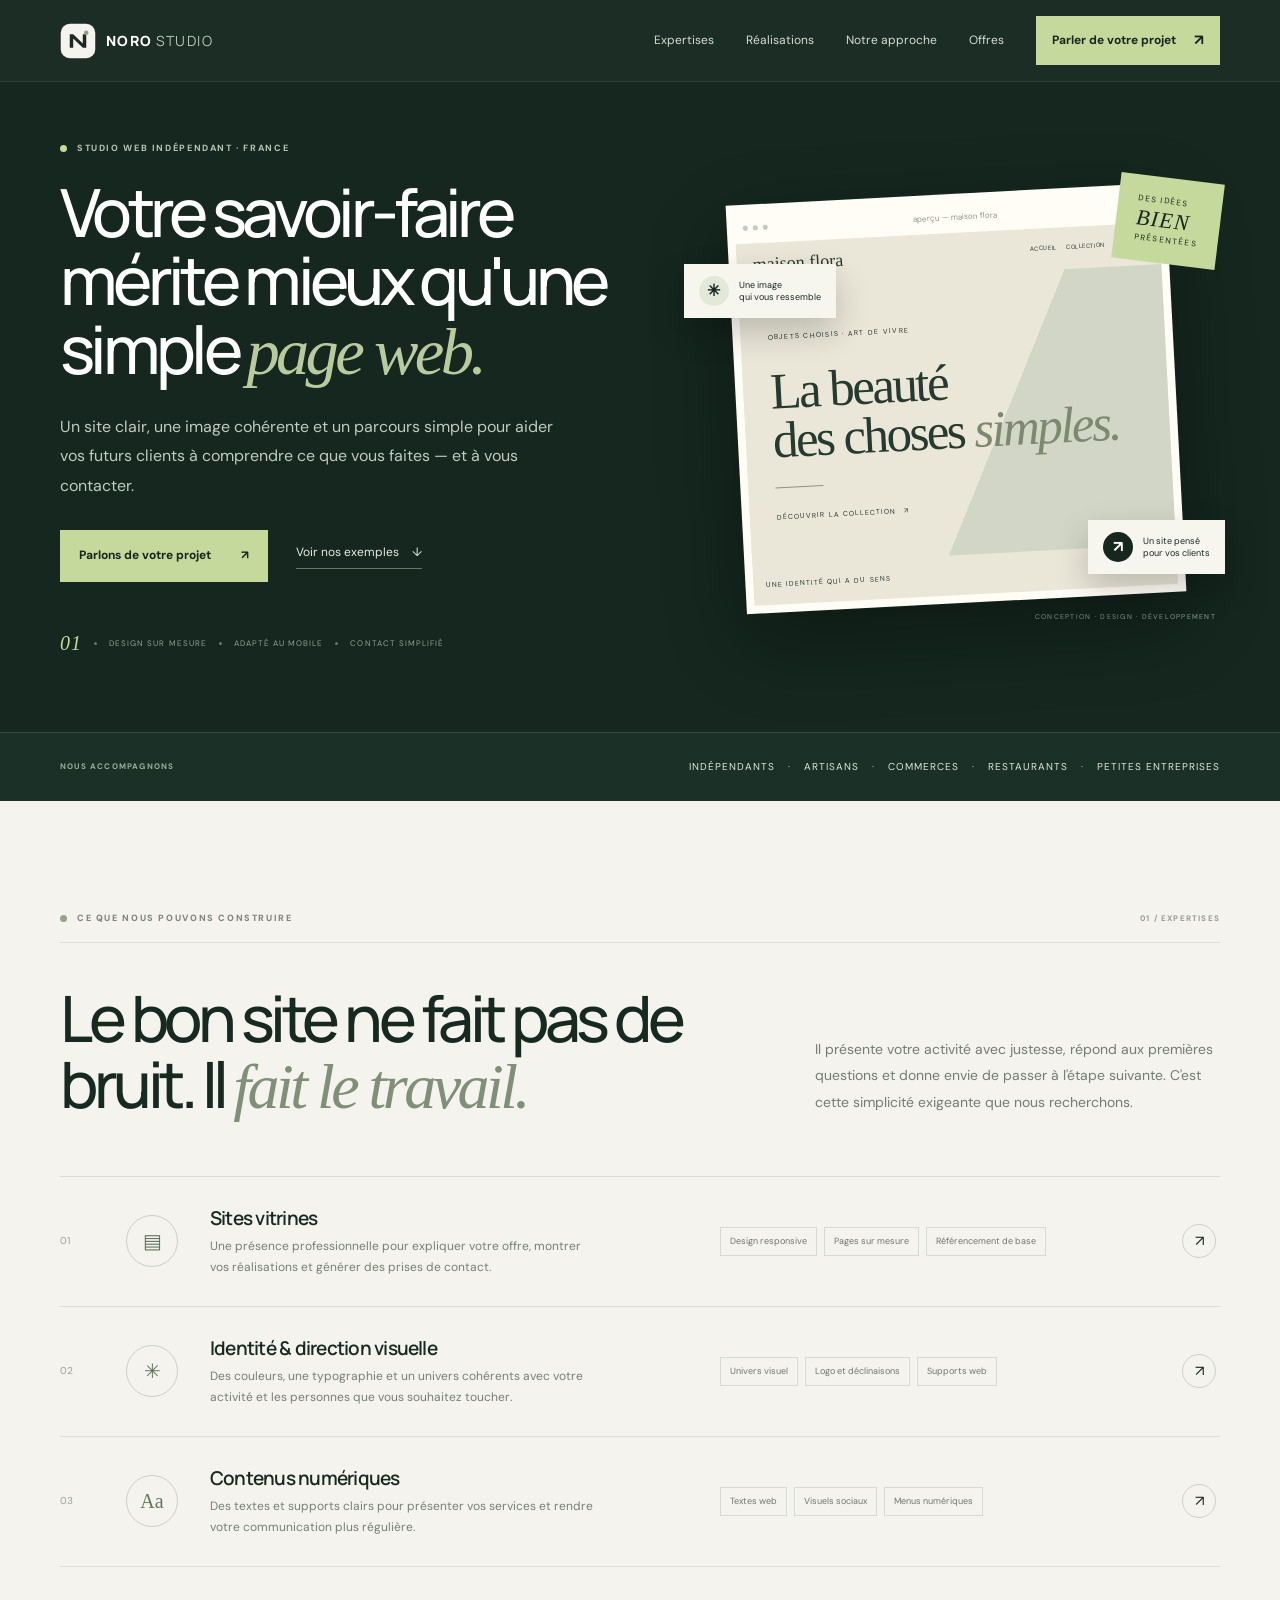
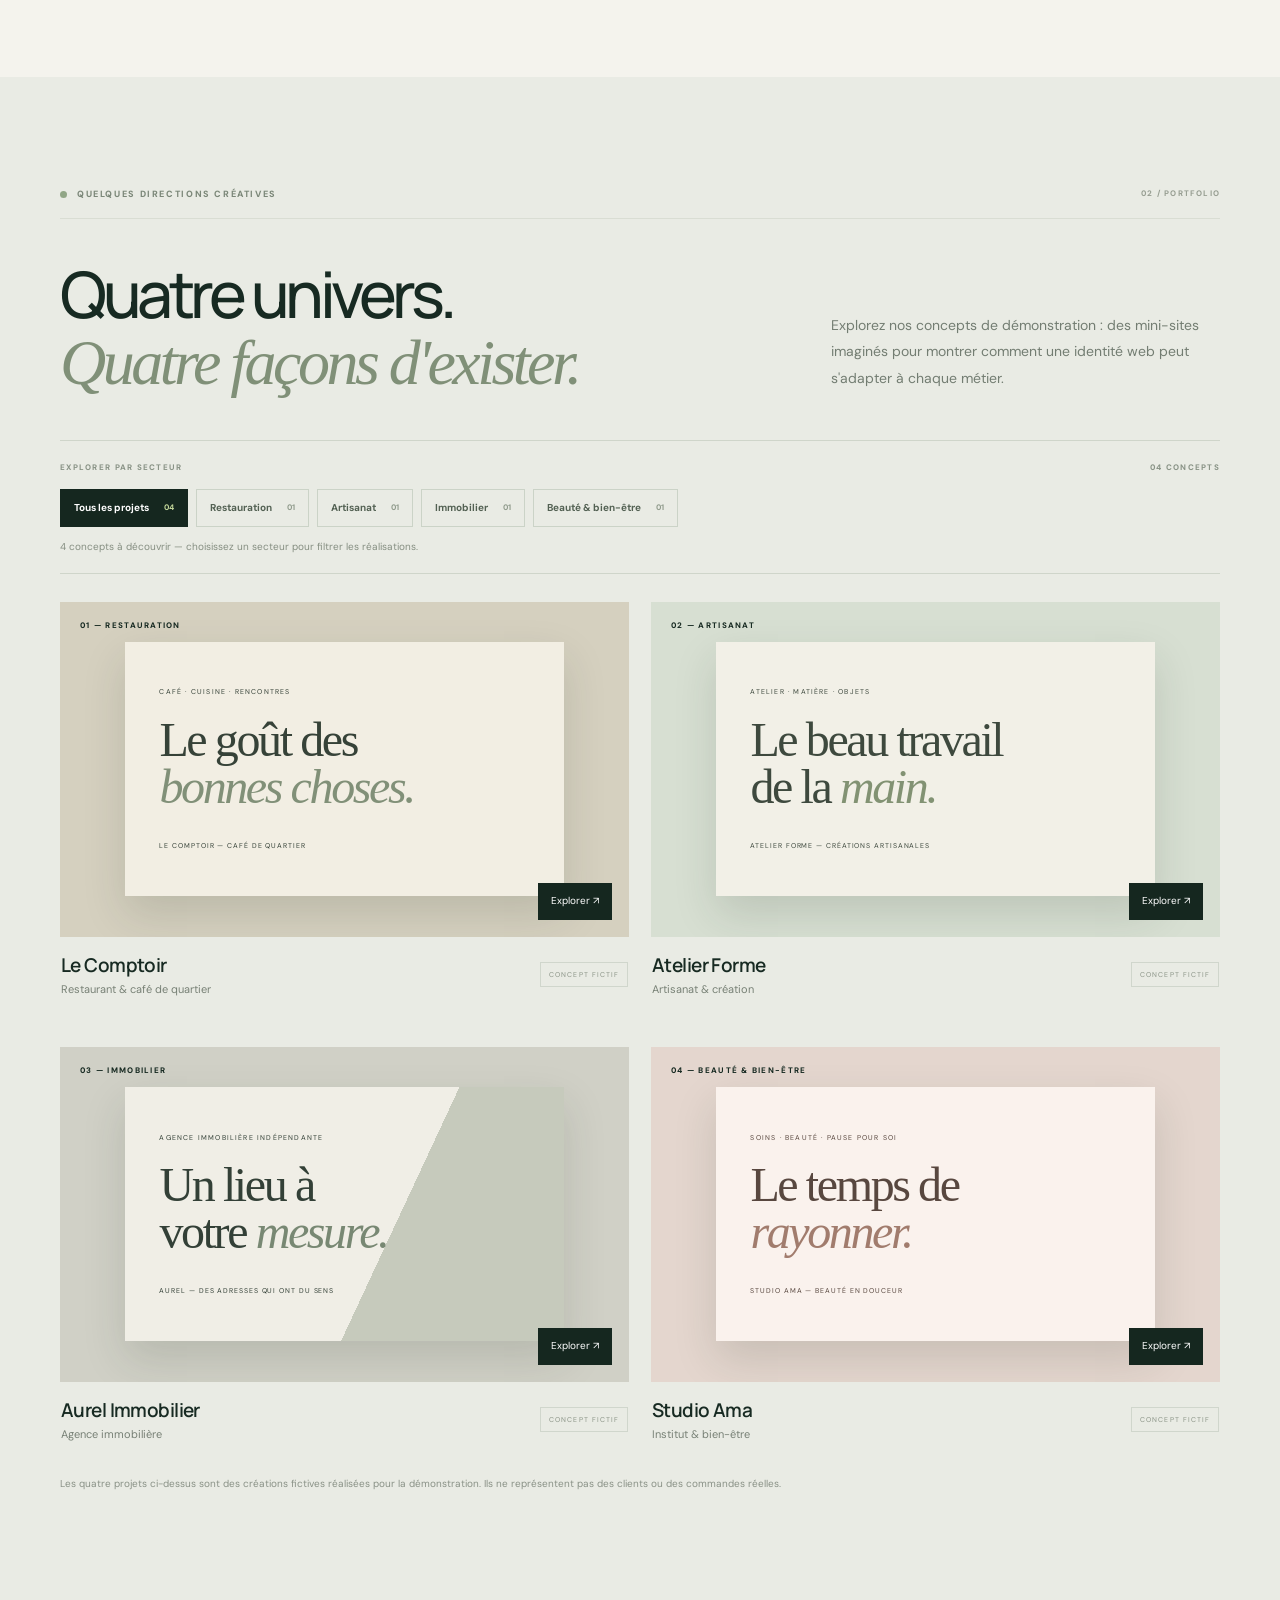
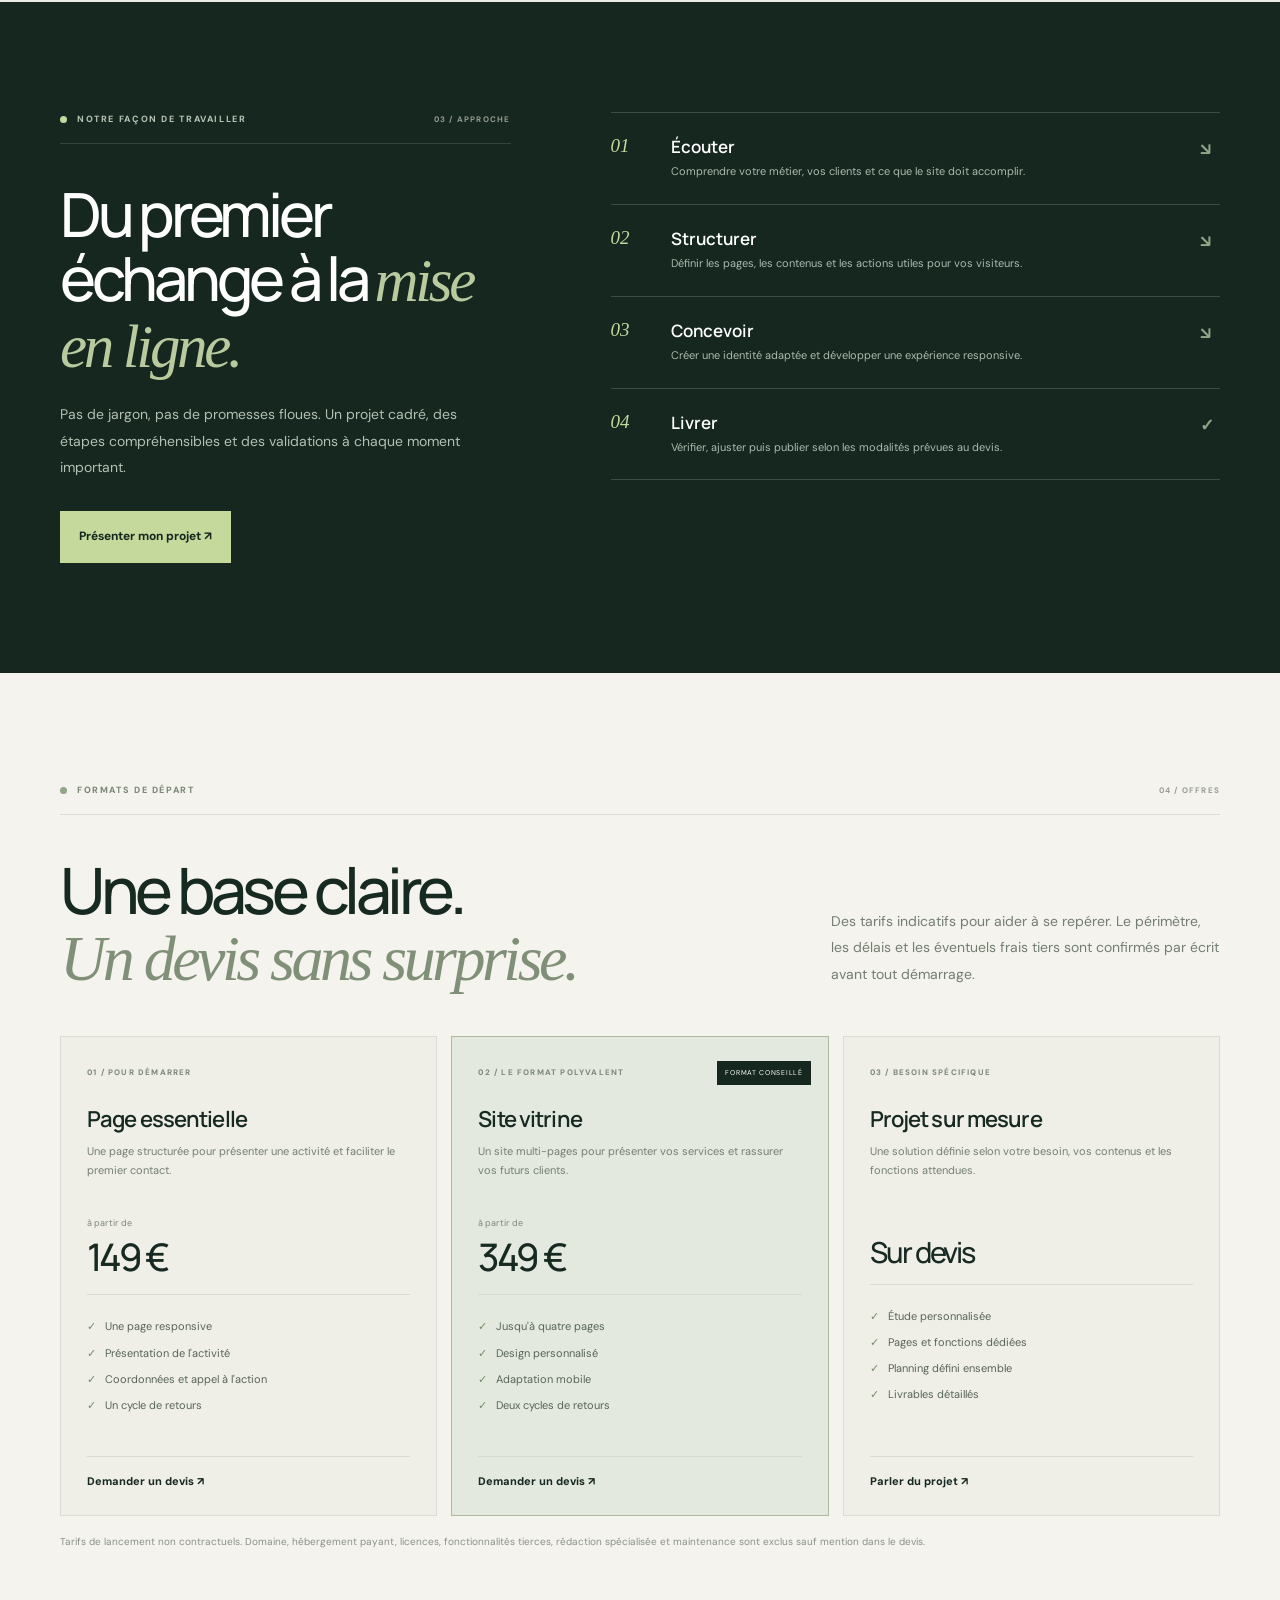
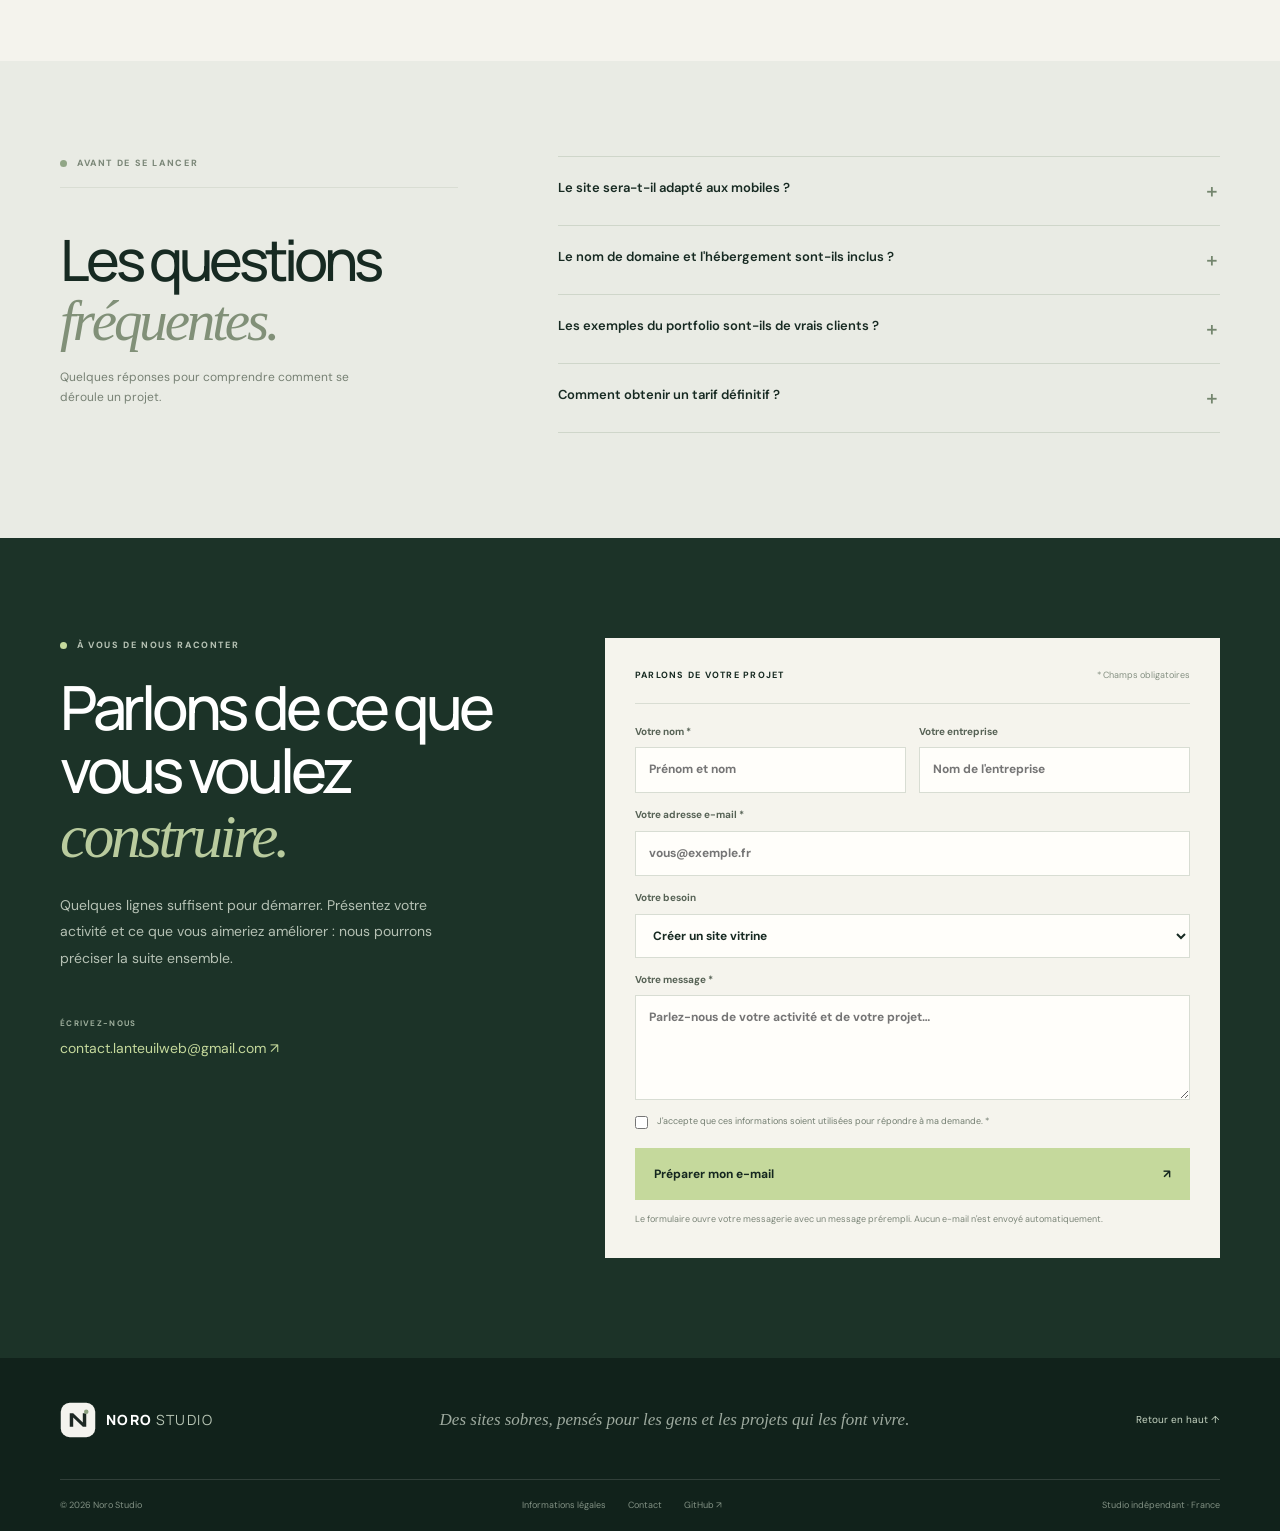
<file: index.html>
<!doctype html>
<html lang="fr">
<head>
  <meta charset="utf-8">
  <meta name="viewport" content="width=device-width, initial-scale=1">
  <meta name="theme-color" content="#15271f">
  <meta name="description" content="Noro Studio conçoit des sites vitrines sobres, élégants et efficaces pour les indépendants, artisans, commerces et petites entreprises.">
  <meta property="og:title" content="Noro Studio — Des sites qui donnent envie de vous choisir">
  <meta property="og:description" content="Création de sites web sur mesure pour les petites entreprises.">
  <meta property="og:type" content="website">
  <title>Noro Studio — Création de sites web</title>
  <link rel="icon" type="image/svg+xml" href="assets/favicon.svg">
  <link rel="stylesheet" href="styles.css">
  <script src="site-config.js" defer></script>
  <script src="script.js" defer></script>
</head>
<body>
<a class="skip-link" href="#contenu">Aller au contenu</a>
<header class="header" id="haut">
  <div class="container nav">
    <a class="brand" href="#" aria-label="Retour tout en haut de la page"><img src="assets/mark-light.svg" alt="" width="36" height="36"><span>NORO<span>STUDIO</span></span></a>
    <button class="menu-toggle" aria-expanded="false" aria-controls="navigation" aria-label="Ouvrir le menu"><i></i><i></i></button>
    <nav class="navigation" id="navigation">
      <a href="#expertises">Expertises</a><a href="#realisations">Réalisations</a><a href="#approche">Notre approche</a><a href="#offres">Offres</a><a class="nav-cta" href="#contact">Parler de votre projet <b>↗</b></a>
    </nav>
  </div>
</header>
<main id="contenu">
  <section class="hero">
    <div class="container hero-grid">
      <div class="hero-copy">
        <p class="eyebrow light"><span></span> STUDIO WEB INDÉPENDANT · FRANCE</p>
        <h1>Votre savoir-faire mérite mieux qu'une simple <em>page web.</em></h1>
        <p class="hero-lead">Un site clair, une image cohérente et un parcours simple pour aider vos futurs clients à comprendre ce que vous faites — et à vous contacter.</p>
        <div class="hero-actions"><a class="button button-lime" href="#contact">Parlons de votre projet <span>↗</span></a><a class="hero-link" href="#realisations">Voir nos exemples <span>↓</span></a></div>
        <div class="hero-meta"><span>01</span><i></i> DESIGN SUR MESURE <i></i> ADAPTÉ AU MOBILE <i></i> CONTACT SIMPLIFIÉ</div>
      </div>
      <div class="hero-art" aria-label="Composition graphique représentant une maquette de site web">
        <div class="art-orbit"></div><div class="art-sticker">DES IDÉES<br><b>BIEN</b><br>PRÉSENTÉES</div>
        <div class="art-window">
          <div class="window-bar"><span></span><span></span><span></span><small>aperçu — maison flora</small><b>↗</b></div>
          <div class="window-inner"><div class="window-nav"><strong>maison flora</strong><span>ACCUEIL　 COLLECTION　 CONTACT</span></div><div class="window-body"><small>OBJETS CHOISIS · ART DE VIVRE</small><h2>La beauté<br>des choses <em>simples.</em></h2><div class="window-line"></div><span>DÉCOUVRIR LA COLLECTION　↗</span></div><div class="window-foot"><span>UNE IDENTITÉ QUI A DU SENS</span><span>01 — 04</span></div></div>
        </div>
        <div class="art-chip chip-one"><b>✳</b><span>Une image<br>qui vous ressemble</span></div><div class="art-chip chip-two"><b>↗</b><span>Un site pensé<br>pour vos clients</span></div>
        <p class="art-caption">CONCEPTION · DESIGN · DÉVELOPPEMENT</p>
      </div>
    </div>
    <div class="hero-bottom"><div class="container"><span>NOUS ACCOMPAGNONS</span><p>INDÉPENDANTS <i>·</i> ARTISANS <i>·</i> COMMERCES <i>·</i> RESTAURANTS <i>·</i> PETITES ENTREPRISES</p></div></div>
  </section>

  <section class="section intro-section" id="expertises">
    <div class="container">
      <div class="section-top"><p class="eyebrow"><span></span> CE QUE NOUS POUVONS CONSTRUIRE</p><span class="section-index">01 / EXPERTISES</span></div>
      <div class="intro-grid"><h2>Le bon site ne fait pas de bruit. Il <em>fait le travail.</em></h2><p>Il présente votre activité avec justesse, répond aux premières questions et donne envie de passer à l'étape suivante. C'est cette simplicité exigeante que nous recherchons.</p></div>
      <div class="service-list">
        <article class="service-row"><span class="service-no">01</span><div class="service-icon">▤</div><div class="service-main"><h3>Sites vitrines</h3><p>Une présence professionnelle pour expliquer votre offre, montrer vos réalisations et générer des prises de contact.</p></div><div class="service-tags"><span>Design responsive</span><span>Pages sur mesure</span><span>Référencement de base</span></div><a href="#contact" aria-label="Parler de création de site">↗</a></article>
        <article class="service-row"><span class="service-no">02</span><div class="service-icon">✳</div><div class="service-main"><h3>Identité & direction visuelle</h3><p>Des couleurs, une typographie et un univers cohérents avec votre activité et les personnes que vous souhaitez toucher.</p></div><div class="service-tags"><span>Univers visuel</span><span>Logo et déclinaisons</span><span>Supports web</span></div><a href="#contact" aria-label="Parler d'identité visuelle">↗</a></article>
        <article class="service-row"><span class="service-no">03</span><div class="service-icon">Aa</div><div class="service-main"><h3>Contenus numériques</h3><p>Des textes et supports clairs pour présenter vos services et rendre votre communication plus régulière.</p></div><div class="service-tags"><span>Textes web</span><span>Visuels sociaux</span><span>Menus numériques</span></div><a href="#contact" aria-label="Parler de contenus numériques">↗</a></article>
      </div>
    </div>
  </section>

  <section class="section work-section" id="realisations">
    <div class="container">
      <div class="section-top"><p class="eyebrow"><span></span> QUELQUES DIRECTIONS CRÉATIVES</p><span class="section-index">02 / PORTFOLIO</span></div>
      <div class="work-heading"><h2>Quatre univers.<br><em>Quatre façons d'exister.</em></h2><p>Explorez nos concepts de démonstration : des mini-sites imaginés pour montrer comment une identité web peut s'adapter à chaque métier.</p></div>
<div class="portfolio-categories" aria-label="Catégories de réalisations">
        <div class="portfolio-categories-head"><span>EXPLORER PAR SECTEUR</span><span>04 CONCEPTS</span></div>
        <div class="portfolio-filter-list" role="group" aria-label="Filtrer les exemples par catégorie">
          <button class="portfolio-filter is-active" type="button" data-portfolio-filter="all" aria-pressed="true">Tous les projets <span>04</span></button>
          <button class="portfolio-filter" type="button" data-portfolio-filter="restaurant" aria-pressed="false">Restauration <span>01</span></button>
          <button class="portfolio-filter" type="button" data-portfolio-filter="artisanat" aria-pressed="false">Artisanat <span>01</span></button>
          <button class="portfolio-filter" type="button" data-portfolio-filter="immobilier" aria-pressed="false">Immobilier <span>01</span></button>
          <button class="portfolio-filter" type="button" data-portfolio-filter="beaute" aria-pressed="false">Beauté & bien-être <span>01</span></button>
        </div>
        <p class="category-hint" id="portfolio-status" aria-live="polite">4 concepts à découvrir — choisissez un secteur pour filtrer les réalisations.</p>
      </div>
            <div class="work-grid portfolio-filter-grid">
        <a class="work-card work-cafe" data-category="restaurant" href="exemples/restaurant.html"><div class="work-art" style="view-transition-name:noro-cafe"><span class="work-label">01 — RESTAURATION</span><div class="mini-site cafe-mini"><small>CAFÉ · CUISINE · RENCONTRES</small><strong>Le goût des<br><em>bonnes choses.</em></strong><span>LE COMPTOIR — CAFÉ DE QUARTIER</span></div><span class="work-open">Explorer ↗</span></div><div class="work-info"><div><h3>Le Comptoir</h3><p>Restaurant & café de quartier</p></div><span>CONCEPT FICTIF</span></div></a>
        <a class="work-card work-craft" data-category="artisanat" href="exemples/artisan.html"><div class="work-art" style="view-transition-name:noro-atelier"><span class="work-label">02 — ARTISANAT</span><div class="mini-site craft-mini"><small>ATELIER · MATIÈRE · OBJETS</small><strong>Le beau travail<br>de la <em>main.</em></strong><span>ATELIER FORME — CRÉATIONS ARTISANALES</span></div><span class="work-open">Explorer ↗</span></div><div class="work-info"><div><h3>Atelier Forme</h3><p>Artisanat & création</p></div><span>CONCEPT FICTIF</span></div></a>
        <a class="work-card work-property" data-category="immobilier" href="exemples/immobilier.html"><div class="work-art" style="view-transition-name:noro-property"><span class="work-label">03 — IMMOBILIER</span><div class="mini-site property-mini"><small>AGENCE IMMOBILIÈRE INDÉPENDANTE</small><strong>Un lieu à<br>votre <em>mesure.</em></strong><span>AUREL — DES ADRESSES QUI ONT DU SENS</span></div><span class="work-open">Explorer ↗</span></div><div class="work-info"><div><h3>Aurel Immobilier</h3><p>Agence immobilière</p></div><span>CONCEPT FICTIF</span></div></a>
        <a class="work-card work-beauty" data-category="beaute" href="exemples/beaute.html"><div class="work-art" style="view-transition-name:noro-beauty"><span class="work-label">04 — BEAUTÉ & BIEN-ÊTRE</span><div class="mini-site beauty-mini"><small>SOINS · BEAUTÉ · PAUSE POUR SOI</small><strong>Le temps de<br><em>rayonner.</em></strong><span>STUDIO AMA — BEAUTÉ EN DOUCEUR</span></div><span class="work-open">Explorer ↗</span></div><div class="work-info"><div><h3>Studio Ama</h3><p>Institut & bien-être</p></div><span>CONCEPT FICTIF</span></div></a>
      </div>
      <p class="disclaimer">Les quatre projets ci-dessus sont des créations fictives réalisées pour la démonstration. Ils ne représentent pas des clients ou des commandes réelles.</p>
    </div>
  </section>

  <section class="section approach-section" id="approche"><div class="container approach-grid">
    <div class="approach-copy"><div class="section-top"><p class="eyebrow light"><span></span> NOTRE FAÇON DE TRAVAILLER</p><span class="section-index">03 / APPROCHE</span></div><h2>Du premier échange à la <em>mise en ligne.</em></h2><p>Pas de jargon, pas de promesses floues. Un projet cadré, des étapes compréhensibles et des validations à chaque moment important.</p><a class="button button-lime" href="#contact">Présenter mon projet ↗</a></div>
    <div class="steps"><article><span>01</span><div><h3>Écouter</h3><p>Comprendre votre métier, vos clients et ce que le site doit accomplir.</p></div><b>↘</b></article><article><span>02</span><div><h3>Structurer</h3><p>Définir les pages, les contenus et les actions utiles pour vos visiteurs.</p></div><b>↘</b></article><article><span>03</span><div><h3>Concevoir</h3><p>Créer une identité adaptée et développer une expérience responsive.</p></div><b>↘</b></article><article><span>04</span><div><h3>Livrer</h3><p>Vérifier, ajuster puis publier selon les modalités prévues au devis.</p></div><b>✓</b></article></div>
  </div></section>

  <section class="section pricing-section" id="offres"><div class="container">
    <div class="section-top"><p class="eyebrow"><span></span> FORMATS DE DÉPART</p><span class="section-index">04 / OFFRES</span></div>
    <div class="work-heading"><h2>Une base claire.<br><em>Un devis sans surprise.</em></h2><p>Des tarifs indicatifs pour aider à se repérer. Le périmètre, les délais et les éventuels frais tiers sont confirmés par écrit avant tout démarrage.</p></div>
    <div class="pricing-grid">
      <article class="price-card"><span class="price-kind">01 / POUR DÉMARRER</span><h3>Page essentielle</h3><p>Une page structurée pour présenter une activité et faciliter le premier contact.</p><div class="price"><strong>149 €</strong><small>à partir de</small></div><ul><li>Une page responsive</li><li>Présentation de l'activité</li><li>Coordonnées et appel à l'action</li><li>Un cycle de retours</li></ul><a href="#contact" data-offer="Page essentielle">Demander un devis ↗</a></article>
      <article class="price-card price-featured"><span class="price-kind">02 / LE FORMAT POLYVALENT</span><div class="recommended">FORMAT CONSEILLÉ</div><h3>Site vitrine</h3><p>Un site multi-pages pour présenter vos services et rassurer vos futurs clients.</p><div class="price"><strong>349 €</strong><small>à partir de</small></div><ul><li>Jusqu'à quatre pages</li><li>Design personnalisé</li><li>Adaptation mobile</li><li>Deux cycles de retours</li></ul><a href="#contact" data-offer="Site vitrine">Demander un devis ↗</a></article>
      <article class="price-card"><span class="price-kind">03 / BESOIN SPÉCIFIQUE</span><h3>Projet sur mesure</h3><p>Une solution définie selon votre besoin, vos contenus et les fonctions attendues.</p><div class="price custom-price"><strong>Sur devis</strong></div><ul><li>Étude personnalisée</li><li>Pages et fonctions dédiées</li><li>Planning défini ensemble</li><li>Livrables détaillés</li></ul><a href="#contact" data-offer="Projet sur mesure">Parler du projet ↗</a></article>
    </div>
    <p class="disclaimer">Tarifs de lancement non contractuels. Domaine, hébergement payant, licences, fonctionnalités tierces, rédaction spécialisée et maintenance sont exclus sauf mention dans le devis.</p>
  </div></section>

  <section class="section faq-section"><div class="container faq-grid"><div><div class="section-top"><p class="eyebrow"><span></span> AVANT DE SE LANCER</p></div><h2>Les questions <em>fréquentes.</em></h2><p class="faq-intro">Quelques réponses pour comprendre comment se déroule un projet.</p></div><div class="faq-list">
    <details><summary>Le site sera-t-il adapté aux mobiles ? <span>＋</span></summary><p>Oui. Les pages sont conçues pour les mobiles, tablettes et ordinateurs. Les principaux affichages sont vérifiés avant livraison.</p></details>
    <details><summary>Le nom de domaine et l'hébergement sont-ils inclus ? <span>＋</span></summary><p>Pas automatiquement. Ils sont précisés dans le devis. Nous recommandons que le client garde la maîtrise de ses propres comptes et abonnements.</p></details>
    <details><summary>Les exemples du portfolio sont-ils de vrais clients ? <span>＋</span></summary><p>Non. Ce sont des concepts fictifs créés pour présenter différentes directions créatives possibles.</p></details>
    <details><summary>Comment obtenir un tarif définitif ? <span>＋</span></summary><p>Présentez-nous votre activité, vos besoins et vos contenus. Un devis précis permet de confirmer le périmètre, les délais et les conditions avant de commencer.</p></details>
  </div></div></section>

  <section class="contact-section" id="contact"><div class="container contact-grid">
    <div class="contact-copy"><p class="eyebrow light"><span></span> À VOUS DE NOUS RACONTER</p><h2>Parlons de ce que vous voulez <em>construire.</em></h2><p>Quelques lignes suffisent pour démarrer. Présentez votre activité et ce que vous aimeriez améliorer : nous pourrons préciser la suite ensemble.</p><div class="contact-mail"><span>ÉCRIVEZ-NOUS</span><a href="mailto:contact.lanteuilweb@gmail.com">contact.lanteuilweb@gmail.com ↗</a></div></div>
    <form class="contact-form" id="contact-form">
      <div class="form-title"><b>PARLONS DE VOTRE PROJET</b><span>* Champs obligatoires</span></div>
      <div class="form-row"><label>Votre nom *<input name="name" required autocomplete="name" placeholder="Prénom et nom"></label><label>Votre entreprise<input name="company" autocomplete="organization" placeholder="Nom de l'entreprise"></label></div>
      <label>Votre adresse e-mail *<input name="email" type="email" required autocomplete="email" placeholder="vous@exemple.fr"></label>
      <label>Votre besoin<select name="need"><option>Créer un site vitrine</option><option>Améliorer un site existant</option><option>Identité visuelle</option><option>Contenus numériques</option><option>Projet sur mesure</option></select></label>
      <label>Votre message *<textarea name="message" rows="4" required placeholder="Parlez-nous de votre activité et de votre projet…"></textarea></label>
      <label class="consent"><input type="checkbox" name="consent" required><span>J'accepte que ces informations soient utilisées pour répondre à ma demande. *</span></label>
      <button class="button button-lime submit-button" type="submit">Préparer mon e-mail <span>↗</span></button>
      <p class="form-feedback" id="form-feedback" role="status" aria-live="polite">Le formulaire ouvre votre messagerie avec un message prérempli. Aucun e-mail n'est envoyé automatiquement.</p>
    </form>
  </div></section>
</main>
<footer class="footer"><div class="container footer-top"><a class="brand" href="#haut"><img src="assets/mark-light.svg" alt="" width="34" height="34"><span>NORO<span>STUDIO</span></span></a><p>Des sites sobres, pensés pour les gens et les projets qui les font vivre.</p><a class="back-top" href="#haut">Retour en haut ↑</a></div><div class="container footer-bottom"><span>© <span id="current-year"></span> Noro Studio</span><div><a href="legal.html">Informations légales</a><a href="mailto:contact.lanteuilweb@gmail.com">Contact</a><a href="https://github.com/Noro-studio/noro-studio-studio" target="_blank" rel="noopener">GitHub ↗</a></div><span>Studio indépendant · France</span></div></footer>
</body></html>
</file>
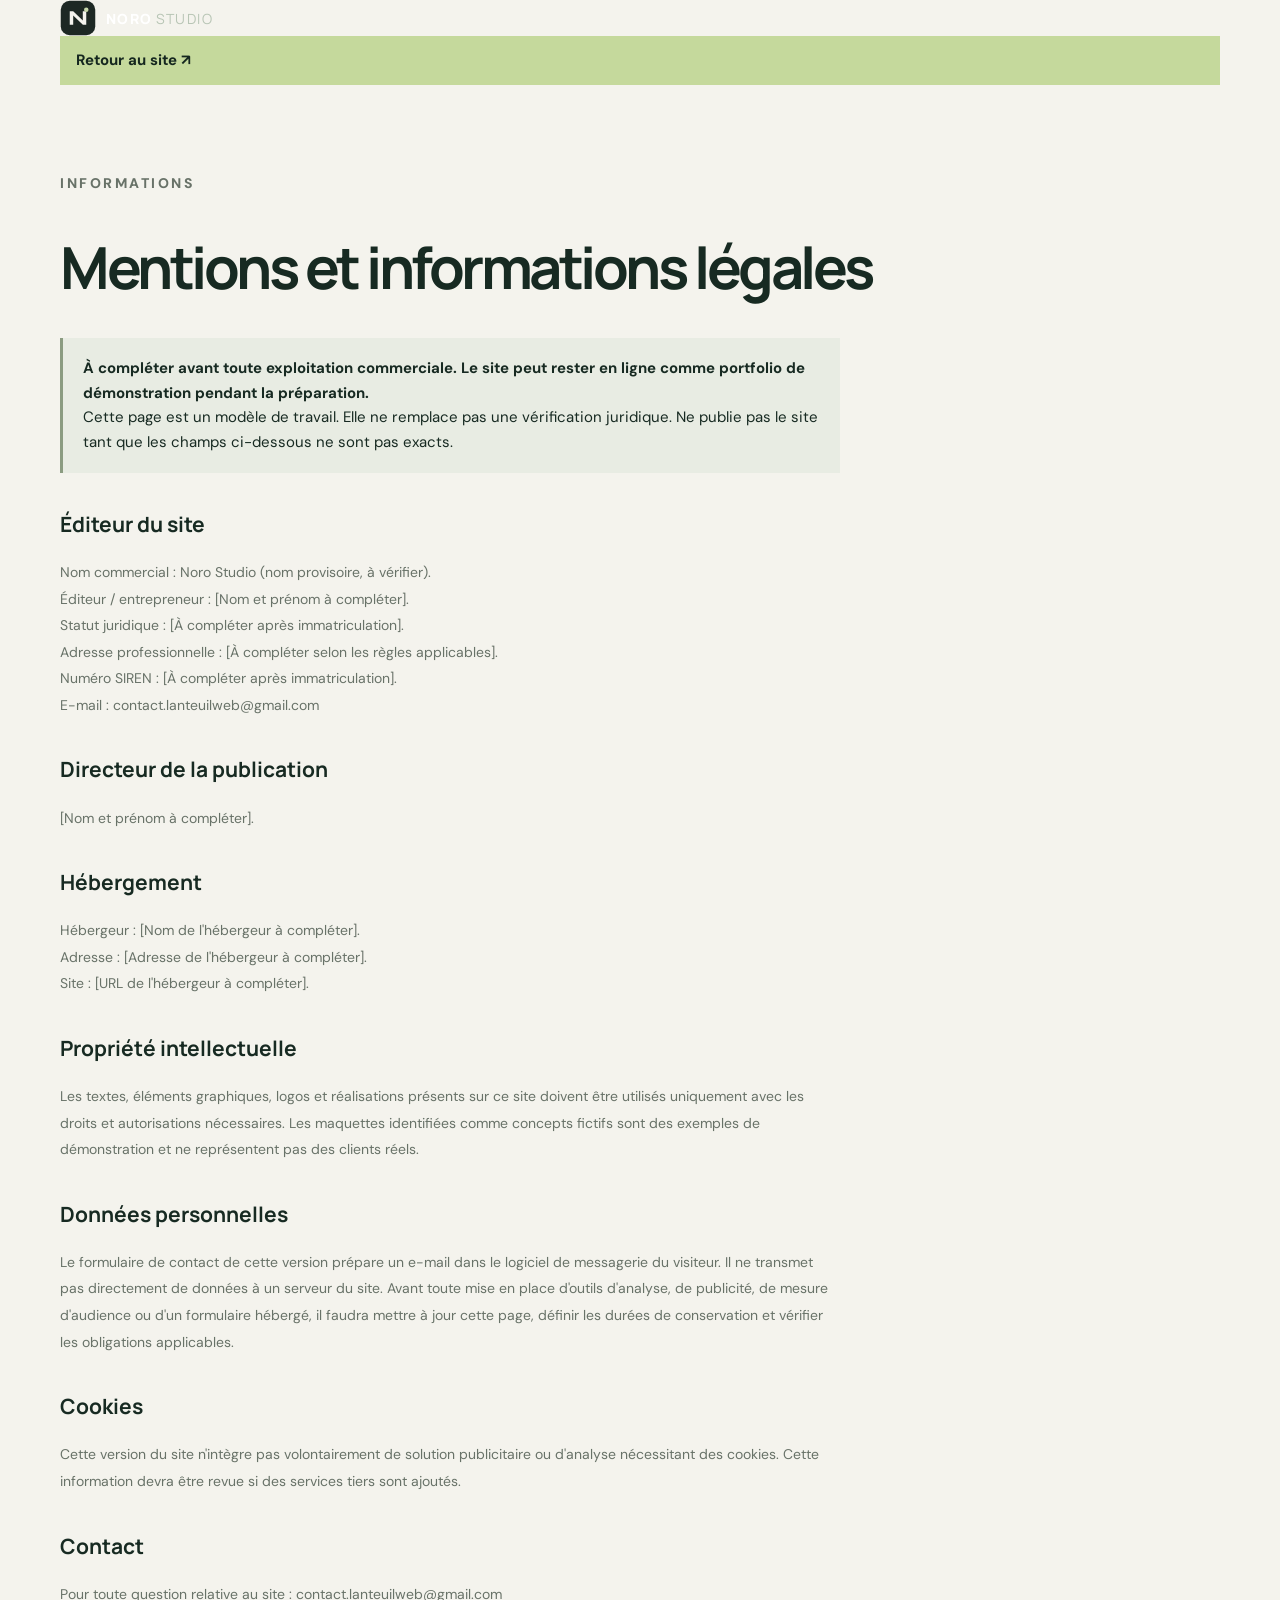
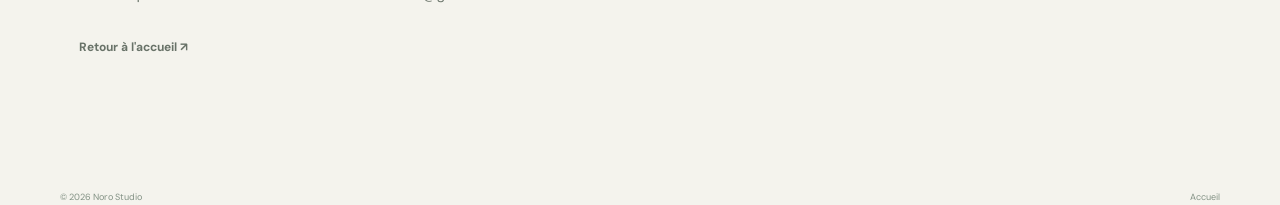
<file: legal.html>
<!doctype html>
<html lang="fr">
<head>
  <meta charset="utf-8"><meta name="viewport" content="width=device-width, initial-scale=1">
  <meta name="robots" content="noindex,follow">
  <title>Informations légales — Noro Studio</title>
  <link rel="stylesheet" href="styles.css">
  <style>
    .legal-main{min-height:70vh;padding:85px 0}.legal-main h1{font-family:var(--display);font-size:clamp(38px,5vw,58px);letter-spacing:-.06em;line-height:1.1}.legal-main h2{font-family:var(--display);font-size:21px;margin-top:34px}.legal-main p,.legal-main li{max-width:780px;color:#687268;font-size:14px;line-height:1.9}.legal-note{background:#e8ece3;padding:18px 20px;border-left:3px solid #8b9c81;margin:25px 0;max-width:780px}
  </style>
</head>
<body>
  <header class="site-header"><div class="container nav-wrap"><a class="brand" href="index.html"><img src="assets/mark.svg" alt="" width="38" height="38"><span>NORO<span class="brand-light">STUDIO</span></span></a><a class="nav-cta" href="index.html#contact">Retour au site ↗</a></div></header>
  <main class="legal-main"><div class="container">
    <p class="eyebrow">INFORMATIONS</p><h1>Mentions et informations légales</h1>
    <div class="legal-note"><strong>À compléter avant toute exploitation commerciale. Le site peut rester en ligne comme portfolio de démonstration pendant la préparation.</strong><br>Cette page est un modèle de travail. Elle ne remplace pas une vérification juridique. Ne publie pas le site tant que les champs ci-dessous ne sont pas exacts.</div>
    <h2>Éditeur du site</h2><p>Nom commercial : Noro Studio (nom provisoire, à vérifier).<br>Éditeur / entrepreneur : [Nom et prénom à compléter].<br>Statut juridique : [À compléter après immatriculation].<br>Adresse professionnelle : [À compléter selon les règles applicables].<br>Numéro SIREN : [À compléter après immatriculation].<br>E-mail : contact.lanteuilweb@gmail.com</p>
    <h2>Directeur de la publication</h2><p>[Nom et prénom à compléter].</p>
    <h2>Hébergement</h2><p>Hébergeur : [Nom de l'hébergeur à compléter].<br>Adresse : [Adresse de l'hébergeur à compléter].<br>Site : [URL de l'hébergeur à compléter].</p>
    <h2>Propriété intellectuelle</h2><p>Les textes, éléments graphiques, logos et réalisations présents sur ce site doivent être utilisés uniquement avec les droits et autorisations nécessaires. Les maquettes identifiées comme concepts fictifs sont des exemples de démonstration et ne représentent pas des clients réels.</p>
    <h2>Données personnelles</h2><p>Le formulaire de contact de cette version prépare un e-mail dans le logiciel de messagerie du visiteur. Il ne transmet pas directement de données à un serveur du site. Avant toute mise en place d'outils d'analyse, de publicité, de mesure d'audience ou d'un formulaire hébergé, il faudra mettre à jour cette page, définir les durées de conservation et vérifier les obligations applicables.</p>
    <h2>Cookies</h2><p>Cette version du site n'intègre pas volontairement de solution publicitaire ou d'analyse nécessitant des cookies. Cette information devra être revue si des services tiers sont ajoutés.</p>
    <h2>Contact</h2><p>Pour toute question relative au site : contact.lanteuilweb@gmail.com</p>
    <p><a class="button button-dark" href="index.html">Retour à l'accueil ↗</a></p>
  </div></main>
  <footer class="site-footer"><div class="container footer-bottom"><span>© <span id="year"></span> Noro Studio</span><a href="index.html">Accueil</a></div></footer>
  <script>document.getElementById('year').textContent=new Date().getFullYear();</script>
</body>
</html>
</file>
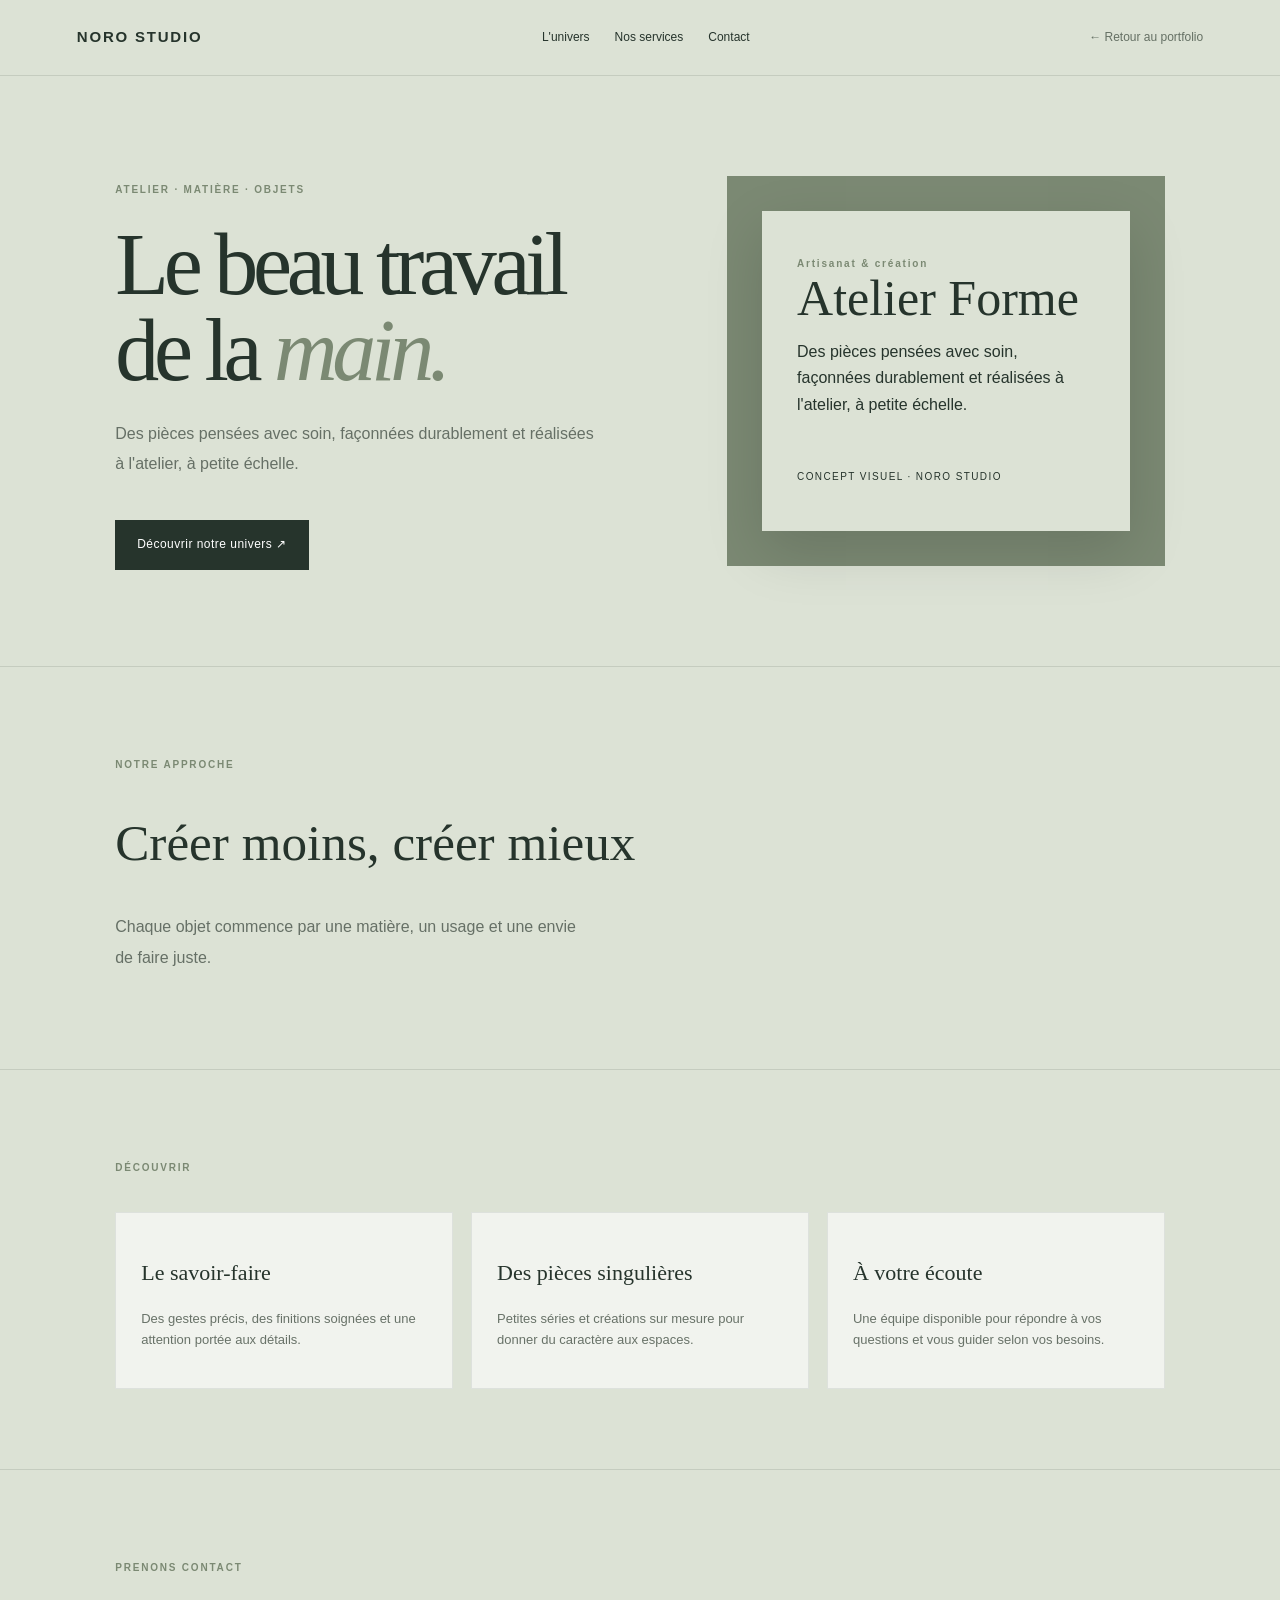
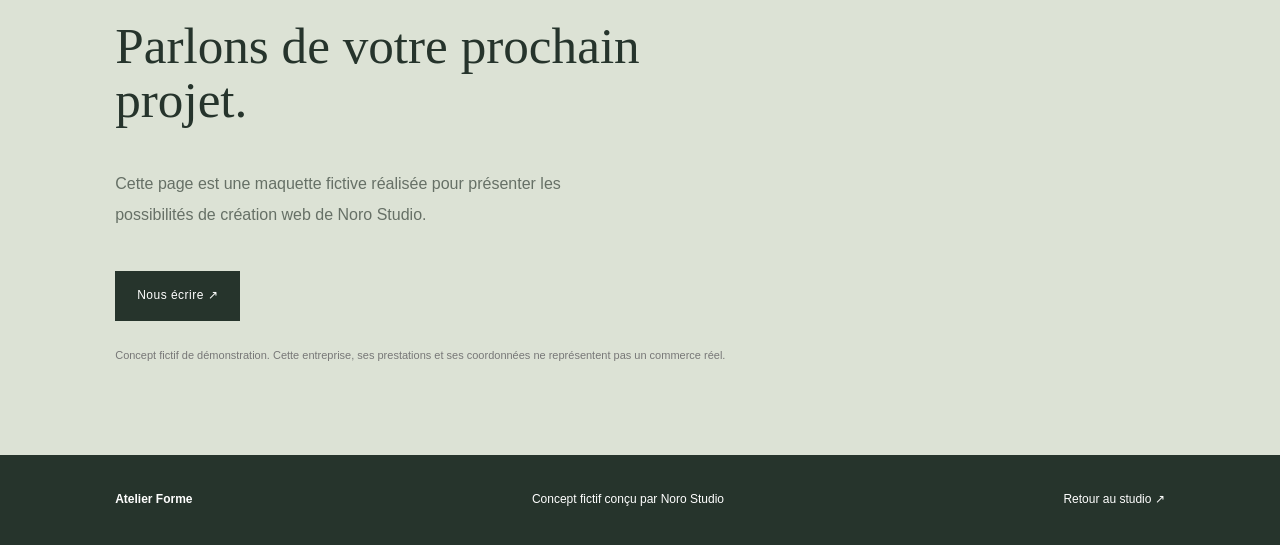
<file: exemples/artisan.html>
<!doctype html>
<html lang="fr"><head><meta charset="utf-8"><meta name="viewport" content="width=device-width, initial-scale=1"><meta name="description" content="Atelier Forme — concept de démonstration créé par Noro Studio."><meta name="robots" content="noindex,follow"><title>Atelier Forme — Concept Noro Studio</title><link rel="stylesheet" href="styles-demo.css"><style>:root{--bg:#dce2d5;--accent:#7b8973}</style></head>
<body><header class="demo-nav"><a class="demo-brand" href="../index.html">NORO STUDIO</a><nav><a href="#univers">L'univers</a><a href="#services">Nos services</a><a href="#contact">Contact</a></nav><a class="back" href="../index.html#realisations">← Retour au portfolio</a></header>
<main><section class="demo-hero"><div><p class="demo-kicker">ATELIER · MATIÈRE · OBJETS</p><h1>Le beau travail de la <em>main.</em></h1><p class="demo-lead">Des pièces pensées avec soin, façonnées durablement et réalisées à l'atelier, à petite échelle.</p><a class="demo-button" href="#contact">Découvrir notre univers ↗</a></div><div class="demo-visual" style="view-transition-name:noro-atelier"><div class="demo-visual-inner"><span class="demo-kicker">Artisanat & création</span><strong>Atelier Forme</strong><p>Des pièces pensées avec soin, façonnées durablement et réalisées à l'atelier, à petite échelle.</p><span style="font-size:10px;letter-spacing:.14em;margin-top:35px">CONCEPT VISUEL · NORO STUDIO</span></div></div></section>
<section class="demo-section" id="univers"><p class="demo-kicker">NOTRE APPROCHE</p><h2>Créer moins, créer mieux</h2><p class="demo-lead">Chaque objet commence par une matière, un usage et une envie de faire juste.</p></section>
<section class="demo-section" id="services"><p class="demo-kicker">DÉCOUVRIR</p><div class="demo-columns"><article class="demo-tile"><h3>Le savoir-faire</h3><p>Des gestes précis, des finitions soignées et une attention portée aux détails.</p></article><article class="demo-tile"><h3>Des pièces singulières</h3><p>Petites séries et créations sur mesure pour donner du caractère aux espaces.</p></article><article class="demo-tile"><h3>À votre écoute</h3><p>Une équipe disponible pour répondre à vos questions et vous guider selon vos besoins.</p></article></div></section>
<section class="demo-section" id="contact"><p class="demo-kicker">PRENONS CONTACT</p><h2>Parlons de votre prochain projet.</h2><p class="demo-lead">Cette page est une maquette fictive réalisée pour présenter les possibilités de création web de Noro Studio.</p><a class="demo-button" href="mailto:contact.lanteuilweb@gmail.com?subject=Demande%20d'information%20%E2%80%94%20Atelier%20Forme">Nous écrire ↗</a><p class="demo-note">Concept fictif de démonstration. Cette entreprise, ses prestations et ses coordonnées ne représentent pas un commerce réel.</p></section></main>
<footer class="demo-footer"><strong>Atelier Forme</strong><span>Concept fictif conçu par <a href="../index.html">Noro Studio</a></span><a href="../index.html#realisations">Retour au studio ↗</a></footer></body></html>
</file>
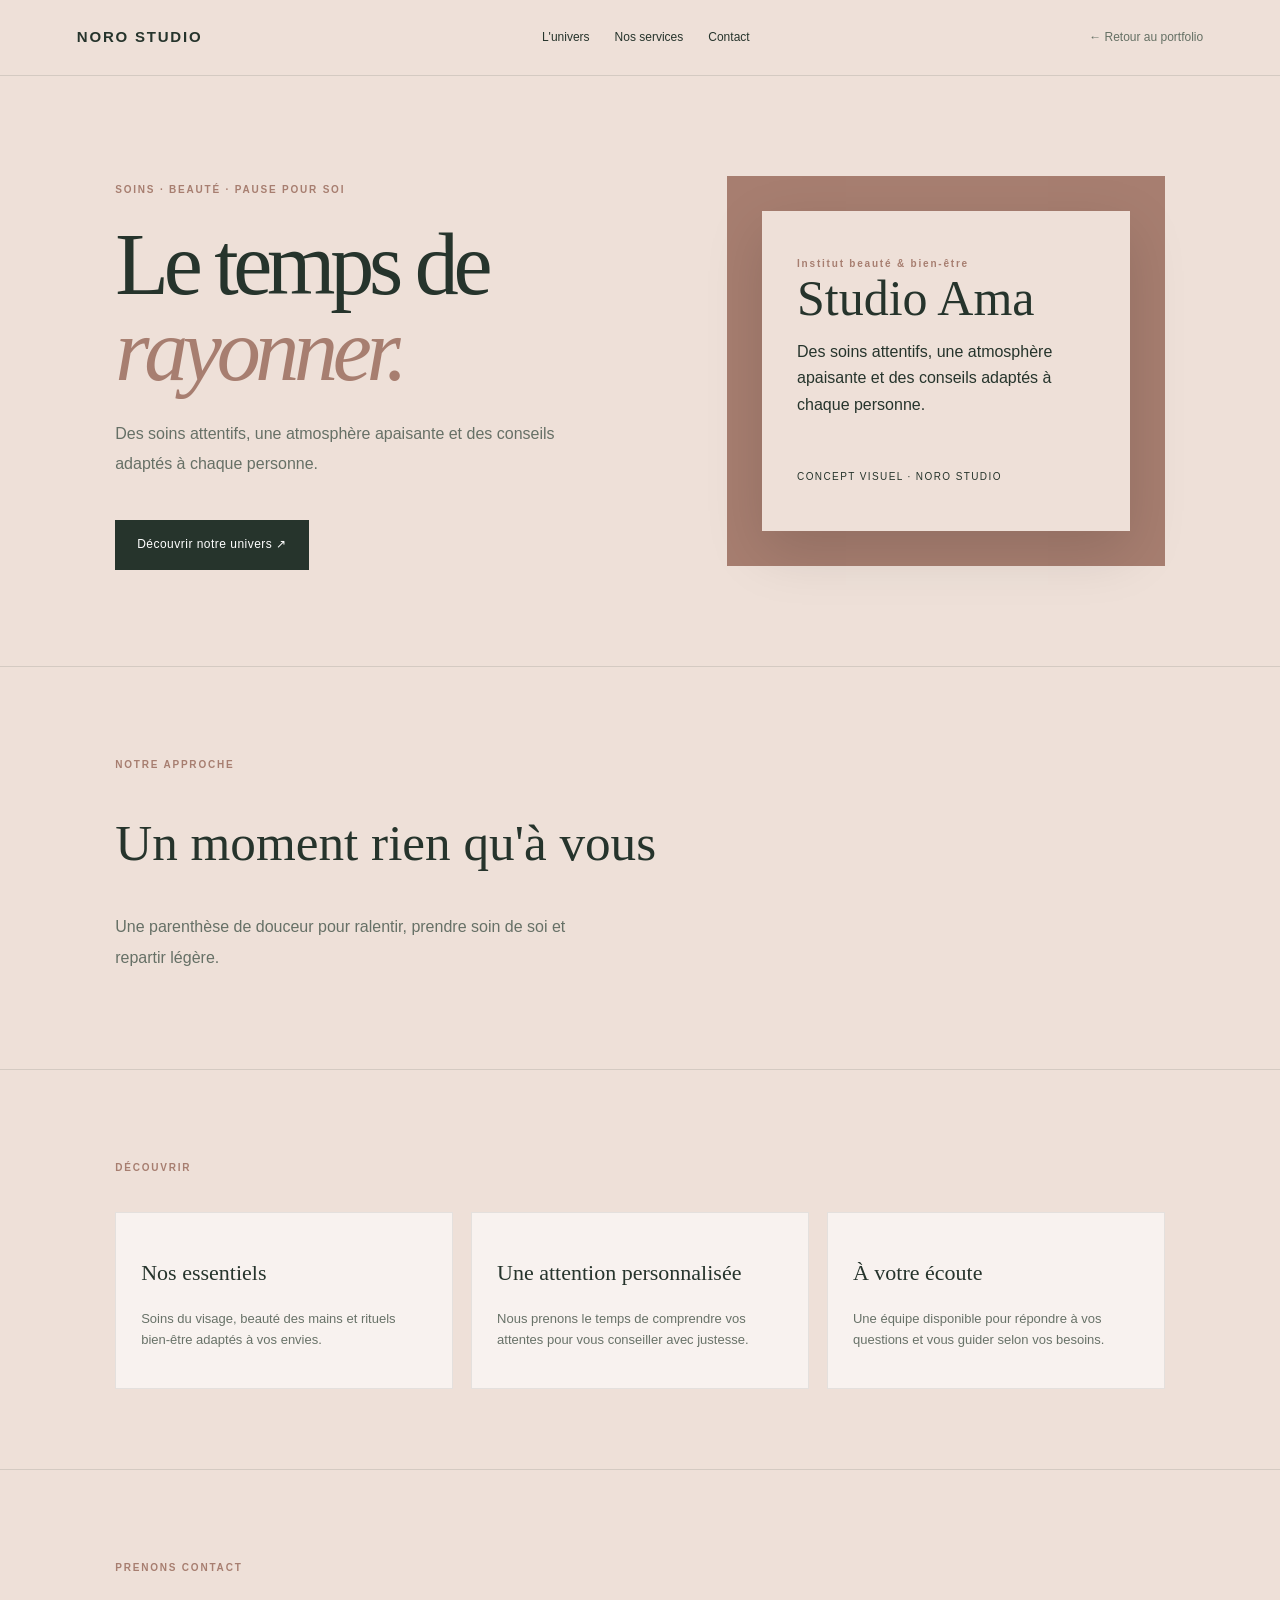
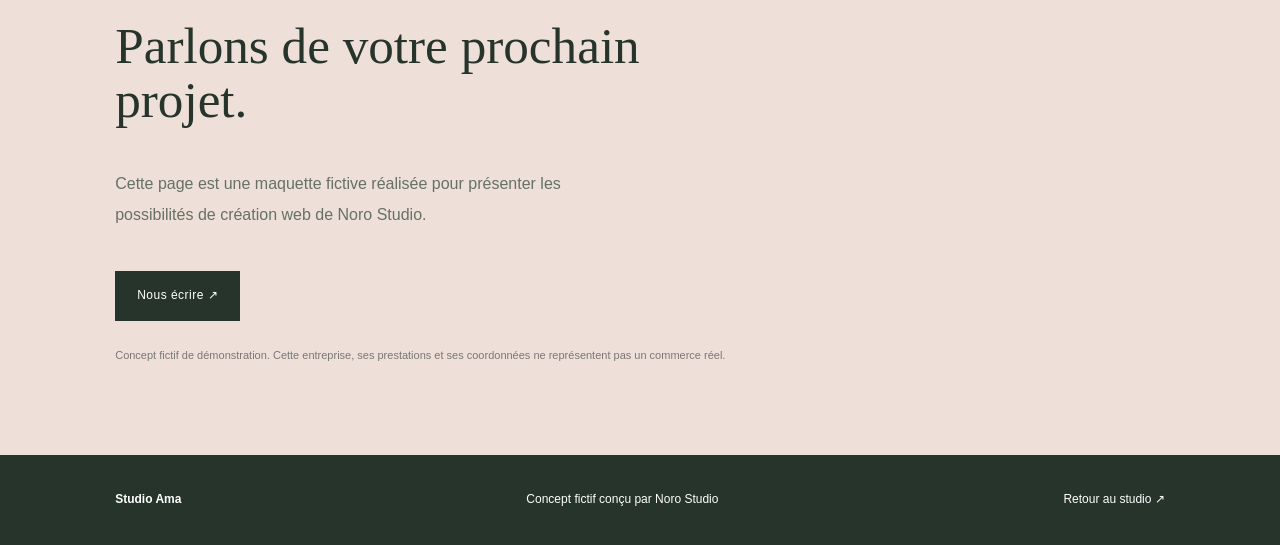
<file: exemples/beaute.html>
<!doctype html>
<html lang="fr"><head><meta charset="utf-8"><meta name="viewport" content="width=device-width, initial-scale=1"><meta name="description" content="Studio Ama — concept de démonstration créé par Noro Studio."><meta name="robots" content="noindex,follow"><title>Studio Ama — Concept Noro Studio</title><link rel="stylesheet" href="styles-demo.css"><style>:root{--bg:#eee0d8;--accent:#a77e70}</style></head>
<body><header class="demo-nav"><a class="demo-brand" href="../index.html">NORO STUDIO</a><nav><a href="#univers">L'univers</a><a href="#services">Nos services</a><a href="#contact">Contact</a></nav><a class="back" href="../index.html#realisations">← Retour au portfolio</a></header>
<main><section class="demo-hero"><div><p class="demo-kicker">SOINS · BEAUTÉ · PAUSE POUR SOI</p><h1>Le temps de <em>rayonner.</em></h1><p class="demo-lead">Des soins attentifs, une atmosphère apaisante et des conseils adaptés à chaque personne.</p><a class="demo-button" href="#contact">Découvrir notre univers ↗</a></div><div class="demo-visual" style="view-transition-name:noro-beauty"><div class="demo-visual-inner"><span class="demo-kicker">Institut beauté & bien-être</span><strong>Studio Ama</strong><p>Des soins attentifs, une atmosphère apaisante et des conseils adaptés à chaque personne.</p><span style="font-size:10px;letter-spacing:.14em;margin-top:35px">CONCEPT VISUEL · NORO STUDIO</span></div></div></section>
<section class="demo-section" id="univers"><p class="demo-kicker">NOTRE APPROCHE</p><h2>Un moment rien qu'à vous</h2><p class="demo-lead">Une parenthèse de douceur pour ralentir, prendre soin de soi et repartir légère.</p></section>
<section class="demo-section" id="services"><p class="demo-kicker">DÉCOUVRIR</p><div class="demo-columns"><article class="demo-tile"><h3>Nos essentiels</h3><p>Soins du visage, beauté des mains et rituels bien-être adaptés à vos envies.</p></article><article class="demo-tile"><h3>Une attention personnalisée</h3><p>Nous prenons le temps de comprendre vos attentes pour vous conseiller avec justesse.</p></article><article class="demo-tile"><h3>À votre écoute</h3><p>Une équipe disponible pour répondre à vos questions et vous guider selon vos besoins.</p></article></div></section>
<section class="demo-section" id="contact"><p class="demo-kicker">PRENONS CONTACT</p><h2>Parlons de votre prochain projet.</h2><p class="demo-lead">Cette page est une maquette fictive réalisée pour présenter les possibilités de création web de Noro Studio.</p><a class="demo-button" href="mailto:contact.lanteuilweb@gmail.com?subject=Demande%20d'information%20%E2%80%94%20Studio%20Ama">Nous écrire ↗</a><p class="demo-note">Concept fictif de démonstration. Cette entreprise, ses prestations et ses coordonnées ne représentent pas un commerce réel.</p></section></main>
<footer class="demo-footer"><strong>Studio Ama</strong><span>Concept fictif conçu par <a href="../index.html">Noro Studio</a></span><a href="../index.html#realisations">Retour au studio ↗</a></footer></body></html>
</file>
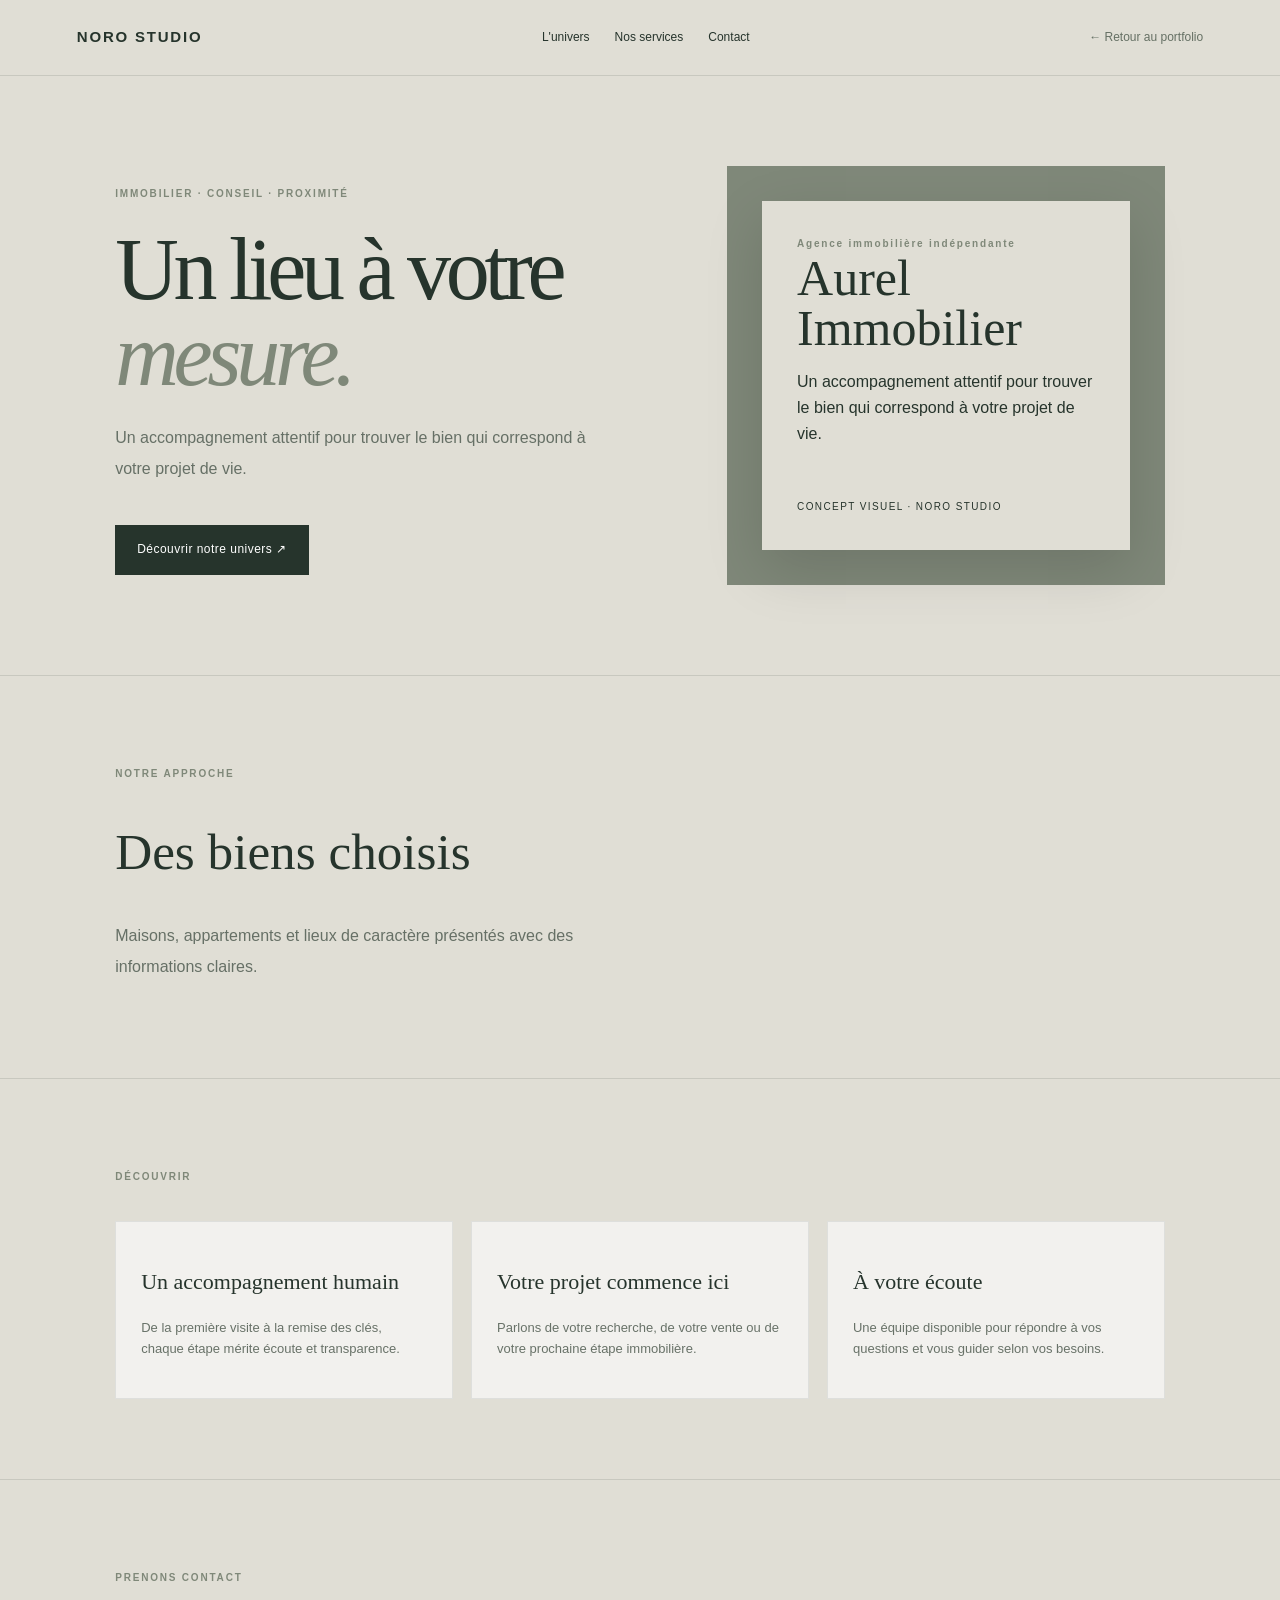
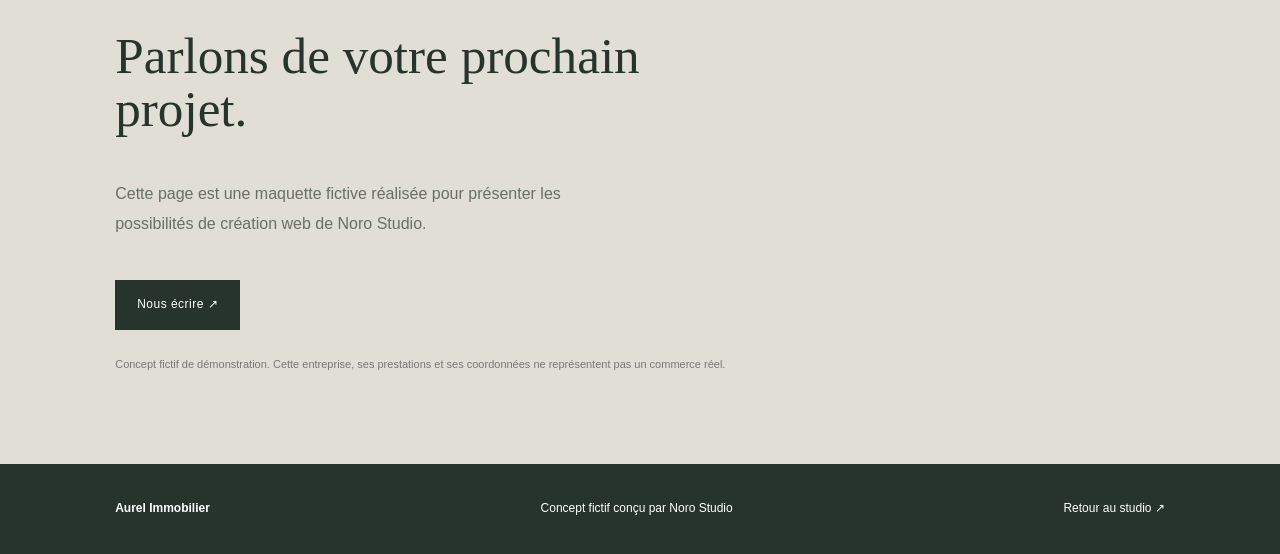
<file: exemples/immobilier.html>
<!doctype html>
<html lang="fr"><head><meta charset="utf-8"><meta name="viewport" content="width=device-width, initial-scale=1"><meta name="description" content="Aurel Immobilier — concept de démonstration créé par Noro Studio."><meta name="robots" content="noindex,follow"><title>Aurel Immobilier — Concept Noro Studio</title><link rel="stylesheet" href="styles-demo.css"><style>:root{--bg:#e0ded5;--accent:#7f8879}</style></head>
<body><header class="demo-nav"><a class="demo-brand" href="../index.html">NORO STUDIO</a><nav><a href="#univers">L'univers</a><a href="#services">Nos services</a><a href="#contact">Contact</a></nav><a class="back" href="../index.html#realisations">← Retour au portfolio</a></header>
<main><section class="demo-hero"><div><p class="demo-kicker">IMMOBILIER · CONSEIL · PROXIMITÉ</p><h1>Un lieu à votre <em>mesure.</em></h1><p class="demo-lead">Un accompagnement attentif pour trouver le bien qui correspond à votre projet de vie.</p><a class="demo-button" href="#contact">Découvrir notre univers ↗</a></div><div class="demo-visual" style="view-transition-name:noro-property"><div class="demo-visual-inner"><span class="demo-kicker">Agence immobilière indépendante</span><strong>Aurel Immobilier</strong><p>Un accompagnement attentif pour trouver le bien qui correspond à votre projet de vie.</p><span style="font-size:10px;letter-spacing:.14em;margin-top:35px">CONCEPT VISUEL · NORO STUDIO</span></div></div></section>
<section class="demo-section" id="univers"><p class="demo-kicker">NOTRE APPROCHE</p><h2>Des biens choisis</h2><p class="demo-lead">Maisons, appartements et lieux de caractère présentés avec des informations claires.</p></section>
<section class="demo-section" id="services"><p class="demo-kicker">DÉCOUVRIR</p><div class="demo-columns"><article class="demo-tile"><h3>Un accompagnement humain</h3><p>De la première visite à la remise des clés, chaque étape mérite écoute et transparence.</p></article><article class="demo-tile"><h3>Votre projet commence ici</h3><p>Parlons de votre recherche, de votre vente ou de votre prochaine étape immobilière.</p></article><article class="demo-tile"><h3>À votre écoute</h3><p>Une équipe disponible pour répondre à vos questions et vous guider selon vos besoins.</p></article></div></section>
<section class="demo-section" id="contact"><p class="demo-kicker">PRENONS CONTACT</p><h2>Parlons de votre prochain projet.</h2><p class="demo-lead">Cette page est une maquette fictive réalisée pour présenter les possibilités de création web de Noro Studio.</p><a class="demo-button" href="mailto:contact.lanteuilweb@gmail.com?subject=Demande%20d'information%20%E2%80%94%20Aurel%20Immobilier">Nous écrire ↗</a><p class="demo-note">Concept fictif de démonstration. Cette entreprise, ses prestations et ses coordonnées ne représentent pas un commerce réel.</p></section></main>
<footer class="demo-footer"><strong>Aurel Immobilier</strong><span>Concept fictif conçu par <a href="../index.html">Noro Studio</a></span><a href="../index.html#realisations">Retour au studio ↗</a></footer></body></html>
</file>
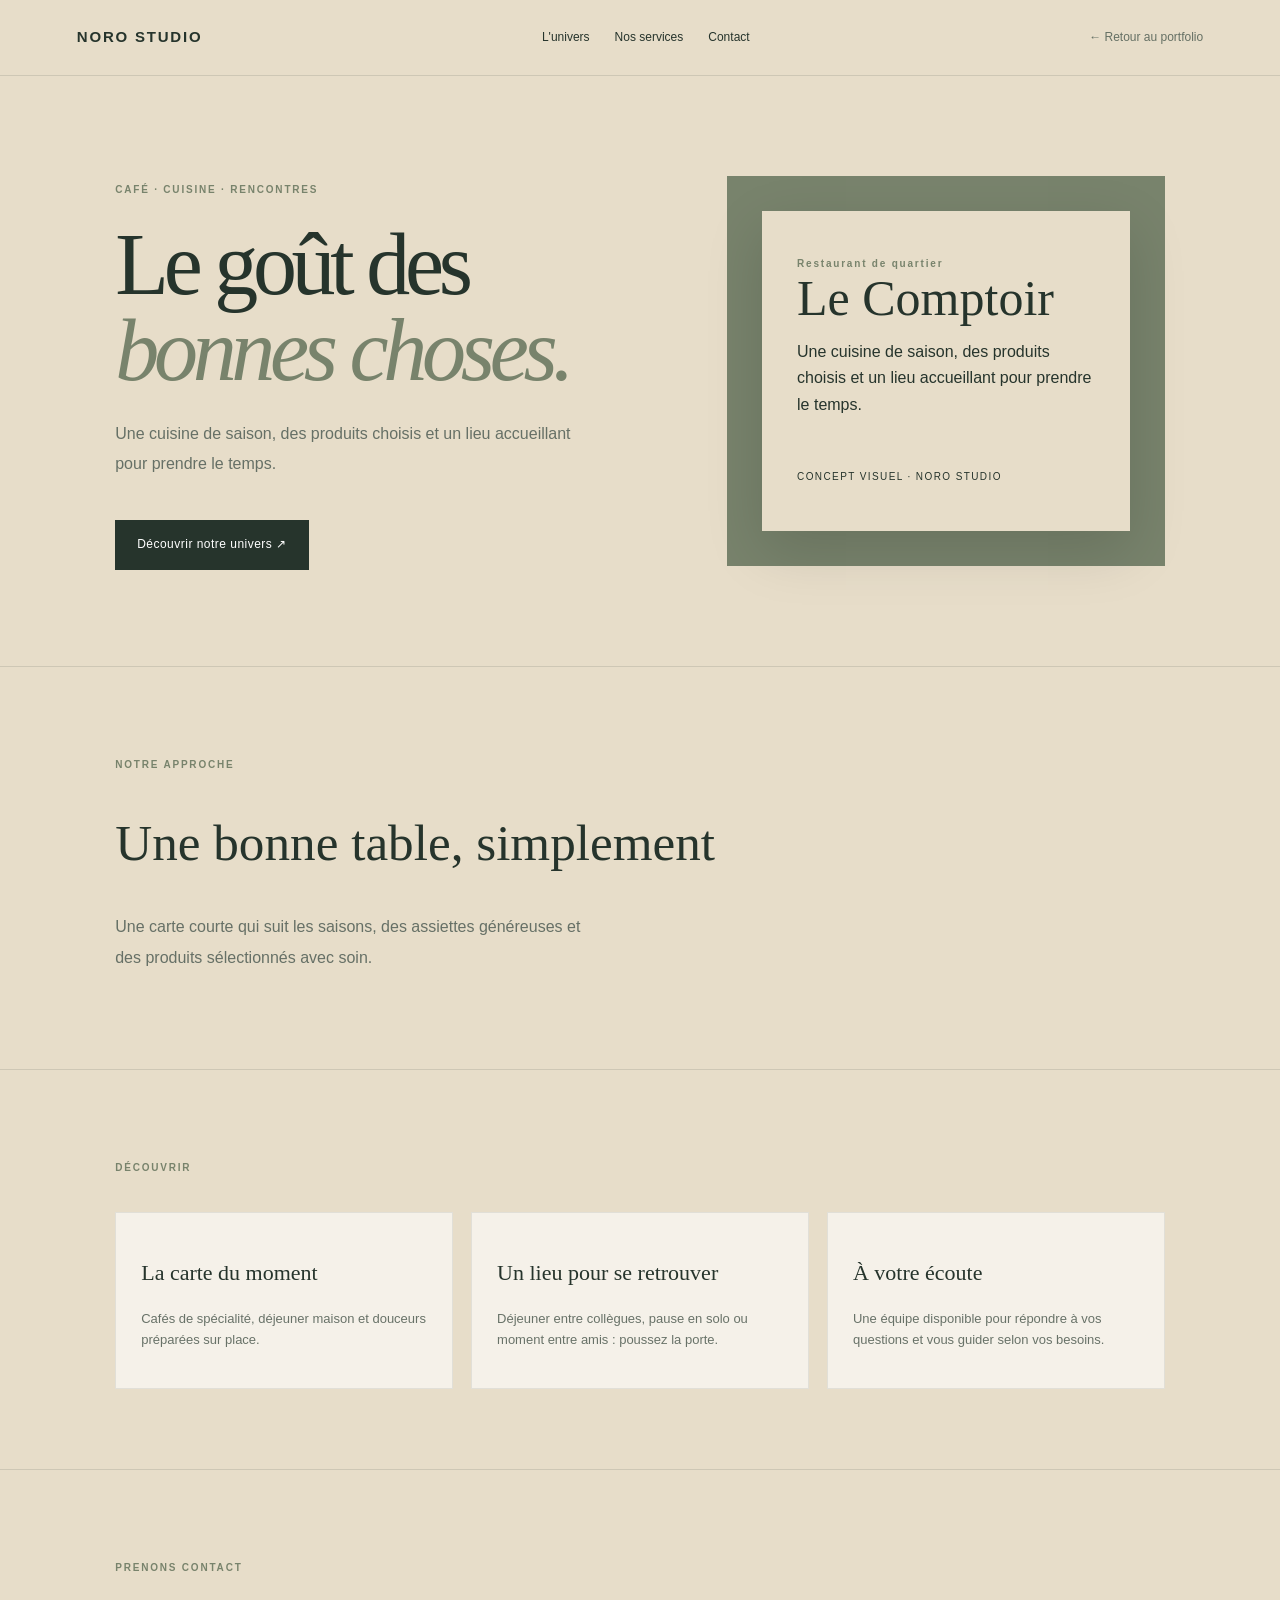
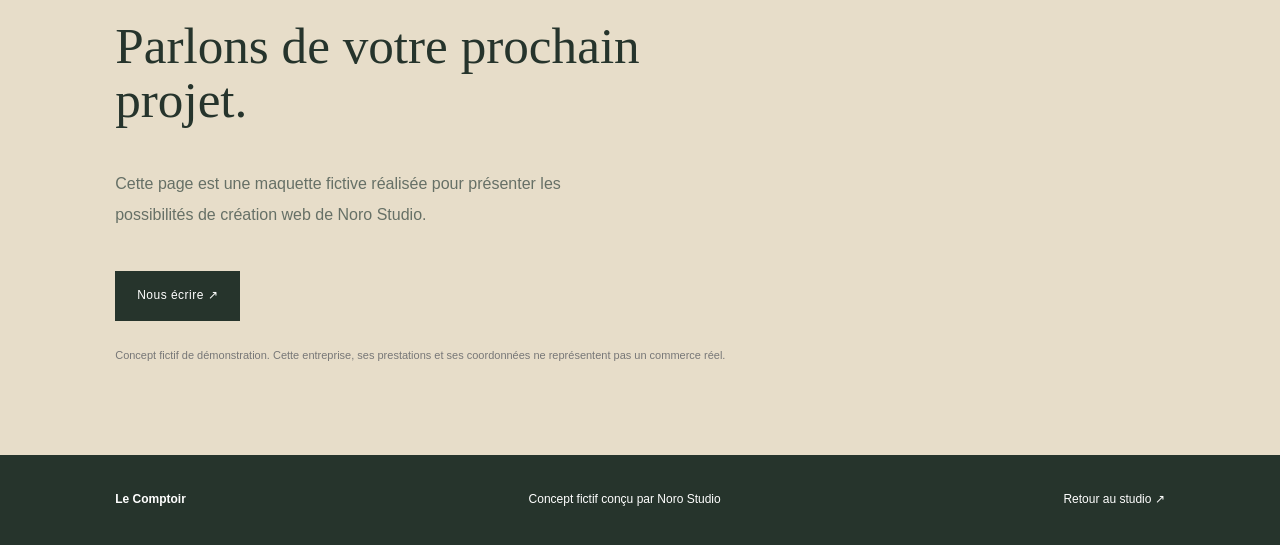
<file: exemples/restaurant.html>
<!doctype html>
<html lang="fr"><head><meta charset="utf-8"><meta name="viewport" content="width=device-width, initial-scale=1"><meta name="description" content="Le Comptoir — concept de démonstration créé par Noro Studio."><meta name="robots" content="noindex,follow"><title>Le Comptoir — Concept Noro Studio</title><link rel="stylesheet" href="styles-demo.css"><style>:root{--bg:#e7ddc9;--accent:#78836c}</style></head>
<body><header class="demo-nav"><a class="demo-brand" href="../index.html">NORO STUDIO</a><nav><a href="#univers">L'univers</a><a href="#services">Nos services</a><a href="#contact">Contact</a></nav><a class="back" href="../index.html#realisations">← Retour au portfolio</a></header>
<main><section class="demo-hero"><div><p class="demo-kicker">CAFÉ · CUISINE · RENCONTRES</p><h1>Le goût des <em>bonnes choses.</em></h1><p class="demo-lead">Une cuisine de saison, des produits choisis et un lieu accueillant pour prendre le temps.</p><a class="demo-button" href="#contact">Découvrir notre univers ↗</a></div><div class="demo-visual" style="view-transition-name:noro-cafe"><div class="demo-visual-inner"><span class="demo-kicker">Restaurant de quartier</span><strong>Le Comptoir</strong><p>Une cuisine de saison, des produits choisis et un lieu accueillant pour prendre le temps.</p><span style="font-size:10px;letter-spacing:.14em;margin-top:35px">CONCEPT VISUEL · NORO STUDIO</span></div></div></section>
<section class="demo-section" id="univers"><p class="demo-kicker">NOTRE APPROCHE</p><h2>Une bonne table, simplement</h2><p class="demo-lead">Une carte courte qui suit les saisons, des assiettes généreuses et des produits sélectionnés avec soin.</p></section>
<section class="demo-section" id="services"><p class="demo-kicker">DÉCOUVRIR</p><div class="demo-columns"><article class="demo-tile"><h3>La carte du moment</h3><p>Cafés de spécialité, déjeuner maison et douceurs préparées sur place.</p></article><article class="demo-tile"><h3>Un lieu pour se retrouver</h3><p>Déjeuner entre collègues, pause en solo ou moment entre amis : poussez la porte.</p></article><article class="demo-tile"><h3>À votre écoute</h3><p>Une équipe disponible pour répondre à vos questions et vous guider selon vos besoins.</p></article></div></section>
<section class="demo-section" id="contact"><p class="demo-kicker">PRENONS CONTACT</p><h2>Parlons de votre prochain projet.</h2><p class="demo-lead">Cette page est une maquette fictive réalisée pour présenter les possibilités de création web de Noro Studio.</p><a class="demo-button" href="mailto:contact.lanteuilweb@gmail.com?subject=Demande%20d'information%20%E2%80%94%20Le%20Comptoir">Nous écrire ↗</a><p class="demo-note">Concept fictif de démonstration. Cette entreprise, ses prestations et ses coordonnées ne représentent pas un commerce réel.</p></section></main>
<footer class="demo-footer"><strong>Le Comptoir</strong><span>Concept fictif conçu par <a href="../index.html">Noro Studio</a></span><a href="../index.html#realisations">Retour au studio ↗</a></footer></body></html>
</file>
<file: styles.css>
@import url('https://fonts.googleapis.com/css2?family=DM+Sans:wght@400;500;600;700&family=Manrope:wght@400;500;600;700;800&display=swap');
:root{--ink:#172a22;--deep:#15271f;--deep2:#20382e;--paper:#f4f3ed;--soft:#eaece4;--sage:#d8e1d1;--lime:#c5d99c;--muted:#747d73;--line:#d9ddd3;--serif:Georgia,'Times New Roman',serif;--sans:'DM Sans',Arial,sans-serif;--display:'Manrope','DM Sans',Arial,sans-serif;--max:1160px}
*{box-sizing:border-box}html{scroll-behavior:smooth;scroll-padding-top:90px}body{margin:0;background:var(--paper);color:var(--ink);font-family:var(--sans);font-size:15px;line-height:1.65;-webkit-font-smoothing:antialiased}a{color:inherit;text-decoration:none}button,input,select,textarea{font:inherit}.container{width:min(var(--max),calc(100% - 56px));margin-inline:auto}.skip-link{position:absolute;left:-9999px;top:10px;background:white;color:black;padding:10px;z-index:100}.skip-link:focus{left:10px}
.header{height:82px;position:sticky;top:0;z-index:50;background:rgba(21,39,31,.97);border-bottom:1px solid rgba(255,255,255,.09);backdrop-filter:blur(14px)}.nav{height:100%;display:flex;align-items:center;justify-content:space-between}.brand{display:flex;align-items:center;gap:10px;color:white;font:800 14px var(--display);letter-spacing:.1em}.brand img{width:36px;height:36px}.brand span span{font-weight:400;color:#b8c5b5;margin-left:3px}.navigation{display:flex;align-items:center;gap:32px;color:#d5ddd4;font-size:12px}.navigation>a:not(.nav-cta):hover{color:var(--lime)}.nav-cta{display:flex;align-items:center;gap:18px;padding:12px 16px;background:var(--lime);color:var(--deep);font-weight:700}.nav-cta b{font-size:15px}.menu-toggle{display:none}
.hero{background:var(--deep);color:white;position:relative;overflow:hidden}.hero-grid{min-height:650px;display:grid;grid-template-columns:1.05fr .95fr;align-items:center;gap:48px;padding-top:54px;padding-bottom:72px}.eyebrow{display:flex;align-items:center;gap:10px;color:#7b8778;font-size:9px;letter-spacing:.18em;font-weight:800;margin:0 0 22px}.eyebrow span{display:inline-block;width:7px;height:7px;border-radius:50%;background:#91a686}.eyebrow.light{color:#b5c1b3}.eyebrow.light span{background:var(--lime)}.hero h1{font:500 clamp(48px,5.2vw,72px)/1.03 var(--display);letter-spacing:-.07em;max-width:650px;margin:0}.hero h1 em,.intro-grid h2 em,.work-heading h2 em,.approach-copy h2 em,.faq-grid h2 em,.contact-copy h2 em{font:italic 400 1em/1.02 var(--serif);letter-spacing:-.055em;color:#b9cb9e}.hero-lead{color:#c1cbc0;max-width:500px;font-size:16px;line-height:1.85;margin:26px 0 30px}.hero-actions{display:flex;align-items:center;gap:28px}.button{display:inline-flex;align-items:center;justify-content:space-between;gap:30px;min-height:52px;padding:0 18px;font-size:12px;font-weight:700;border:1px solid transparent;cursor:pointer;transition:transform .2s,background .2s}.button:hover{transform:translateY(-2px)}.button-lime{background:var(--lime);color:var(--deep)}.button-lime:hover{background:#d4e5b2}.hero-link{font-size:12px;color:#e6ebe3;border-bottom:1px solid #667668;padding-bottom:5px}.hero-link span{margin-left:10px}.hero-meta{display:flex;align-items:center;gap:12px;color:#93a195;font-size:8px;letter-spacing:.13em;margin-top:50px}.hero-meta>span{color:var(--lime);font:italic 20px var(--serif)}.hero-meta i{width:3px;height:3px;background:#66786a;border-radius:50%}
.hero-art{height:480px;position:relative;display:grid;place-items:center}.art-orbit{position:absolute;width:410px;height:410px;border:1px solid #75877744;border-radius:50%}.art-orbit:after{content:"";position:absolute;inset:38px;border:1px dashed #75877748;border-radius:50%}.art-window{position:relative;z-index:2;width:min(440px,92%);background:#fffdf6;padding:8px;box-shadow:0 28px 80px #0005;transform:rotate(-3deg)}.window-bar{height:31px;display:flex;align-items:center;gap:5px;padding:0 8px;color:#8d968a}.window-bar>span{height:5px;width:5px;border-radius:50%;background:#c2cabc}.window-bar small{margin:auto;font-size:8px}.window-bar b{font-size:13px}.window-inner{background:#eae7d9;color:#273a30}.window-nav{height:42px;display:flex;align-items:center;justify-content:space-between;padding:0 16px}.window-nav strong{font:18px var(--serif)}.window-nav span{font-size:6px;letter-spacing:.1em}.window-body{min-height:265px;padding:38px 27px;background:linear-gradient(115deg,#eae7d9 0 59%,#d1d6c6 59%)}.window-body>small{font-size:7px;letter-spacing:.18em}.window-body h2{font:normal clamp(36px,4vw,51px)/.96 var(--serif);letter-spacing:-.05em;margin:20px 0 22px}.window-body h2 em{color:#7c896f}.window-line{height:1px;width:48px;background:#89947e;margin-bottom:14px}.window-body>span,.window-foot{font-size:7px;letter-spacing:.15em}.window-foot{display:flex;justify-content:space-between;padding:14px 12px}.art-sticker{position:absolute;z-index:3;top:20px;right:0;background:var(--lime);color:var(--deep);padding:17px 20px;font-size:8px;letter-spacing:.16em;line-height:1.65;transform:rotate(7deg)}.art-sticker b{font:italic 22px var(--serif)}.art-chip{position:absolute;z-index:4;display:flex;align-items:center;gap:10px;background:#f7f6ee;color:var(--ink);padding:12px 15px;box-shadow:0 14px 34px #0003;font-size:9px;line-height:1.35}.art-chip b{width:30px;height:30px;border-radius:50%;display:grid;place-items:center;background:#e2e9d9;font-size:16px}.chip-one{top:106px;left:-8px}.chip-two{bottom:64px;right:-5px}.chip-two b{background:var(--deep);color:white}.art-caption{position:absolute;bottom:8px;right:4px;font-size:7px;letter-spacing:.18em;color:#9eac9e}.hero-bottom{border-top:1px solid #ffffff20;background:#1b3127}.hero-bottom .container{min-height:68px;display:flex;align-items:center;justify-content:space-between;gap:24px}.hero-bottom span{color:#9cae9c;font-size:8px;letter-spacing:.15em;font-weight:700}.hero-bottom p{margin:0;color:#e0e7dd;font-size:10px;letter-spacing:.1em}.hero-bottom i{color:var(--lime);font-style:normal;margin:0 9px}
.section{padding:110px 0}.section-top{display:flex;justify-content:space-between;align-items:center;border-bottom:1px solid var(--line);padding-bottom:16px;margin-bottom:42px}.section-top .eyebrow{margin:0}.section-index{font-size:8px;letter-spacing:.15em;color:#969d91;font-weight:700}.intro-grid{display:grid;grid-template-columns:1fr .6fr;gap:80px;align-items:end;margin-bottom:56px}.intro-grid h2,.work-heading h2,.approach-copy h2,.faq-grid h2,.contact-copy h2{font:500 clamp(42px,5vw,64px)/1.04 var(--display);letter-spacing:-.07em;margin:0;max-width:670px}.intro-grid h2 em,.work-heading h2 em{color:#809078}.intro-grid>p,.work-heading>p{font-size:14px;line-height:1.9;color:#737d72;margin:0 0 4px;max-width:400px}
.service-list{border-top:1px solid var(--line)}.service-row{display:grid;grid-template-columns:44px 62px minmax(230px,1fr) minmax(220px,.9fr) 38px;gap:22px;align-items:center;padding:28px 0;border-bottom:1px solid var(--line)}.service-no{font-size:10px;color:#9aa293}.service-icon{width:52px;height:52px;border:1px solid #cbd2c6;border-radius:50%;display:grid;place-items:center;font:20px var(--serif);color:#63765e}.service-main h3{font:600 19px var(--display);letter-spacing:-.04em;margin:0 0 5px}.service-main p{font-size:12px;color:#758074;margin:0;max-width:390px;line-height:1.75}.service-tags{display:flex;flex-wrap:wrap;gap:7px}.service-tags span{font-size:9px;padding:6px 9px;border:1px solid #d6dbd1;color:#6e786c}.service-row>a{height:34px;width:34px;border:1px solid #ccd3c8;border-radius:50%;display:grid;place-items:center;font-size:15px;transition:all .2s}.service-row>a:hover{background:var(--ink);color:white}
.work-section{background:#e9ebe4}.work-heading{display:grid;grid-template-columns:1fr .55fr;gap:65px;align-items:end;margin-bottom:45px}.work-grid{display:grid;grid-template-columns:1fr 1fr;gap:34px 22px}.work-card{display:block;min-width:0}.work-art{height:335px;position:relative;display:grid;place-items:center;overflow:hidden;transition:transform .25s}.work-card:hover .work-art{transform:translateY(-4px)}.work-label{position:absolute;z-index:2;top:17px;left:20px;font-size:8px;letter-spacing:.16em;font-weight:800}.mini-site{width:77%;height:76%;padding:34px;display:flex;flex-direction:column;justify-content:center;box-shadow:0 18px 40px #22312425}.mini-site small{font-size:7px;letter-spacing:.17em}.mini-site strong{font:normal clamp(31px,4vw,48px)/.98 var(--serif);letter-spacing:-.05em;margin:18px 0}.mini-site em{font-weight:400}.mini-site>span{font-size:7px;letter-spacing:.13em;margin-top:12px}.work-cafe .work-art{background:#d5d0bf}.cafe-mini{background:#f2eee3;color:#364238}.cafe-mini em{color:#819078}.work-craft .work-art{background:#d7dfd2}.craft-mini{background:#f2f0e7;color:#3e493e}.craft-mini em{color:#829273}.work-property .work-art{background:#d0d0c6}.property-mini{background:linear-gradient(115deg,#f0eee6 0 60%,#c6cabc 60%);color:#334037}.property-mini em{color:#788873}.work-beauty .work-art{background:#e4d6ce}.beauty-mini{background:#faf2ed;color:#58473f}.beauty-mini em{color:#a17c6d}.work-open{position:absolute;right:17px;bottom:17px;background:var(--deep);color:white;padding:10px 13px;font-size:10px}.work-info{display:flex;align-items:center;justify-content:space-between;padding:15px 1px}.work-info h3{font:600 19px var(--display);margin:0 0 2px;letter-spacing:-.03em}.work-info p{font-size:11px;color:#778075;margin:0}.work-info>span{font-size:7px;letter-spacing:.15em;color:#8b9487;border:1px solid #d0d6cc;padding:6px 8px}.disclaimer{font-size:10px;color:#899186;margin:18px 0 0}
.approach-section{background:var(--deep);color:white}.approach-grid{display:grid;grid-template-columns:.85fr 1.15fr;gap:100px}.approach-copy .section-top{border-color:#ffffff22;margin-bottom:38px}.approach-copy h2{font-size:clamp(43px,5vw,61px)}.approach-copy>p{color:#b4c0b3;font-size:14px;line-height:1.9;max-width:400px;margin:23px 0 30px}.steps{border-top:1px solid #ffffff2b}.steps article{display:grid;grid-template-columns:42px 1fr 20px;gap:18px;align-items:start;padding:22px 0;border-bottom:1px solid #ffffff2b}.steps article>span{font:italic 19px var(--serif);color:var(--lime)}.steps h3{font:600 17px var(--display);margin:0 0 4px}.steps p{font-size:11px;line-height:1.8;color:#adbaae;margin:0;max-width:420px}.steps article>b{color:#91a487;font-size:17px}
.pricing-section{background:var(--paper)}.pricing-grid{display:grid;grid-template-columns:repeat(3,1fr);gap:14px}.price-card{position:relative;padding:29px 26px 25px;border:1px solid #d9ded4;background:#efefe8;min-height:385px;display:flex;flex-direction:column}.price-featured{background:#e3e9de;border-color:#aab9a0}.price-kind{font-size:8px;letter-spacing:.15em;color:#7d887b;font-weight:800}.recommended{position:absolute;right:17px;top:24px;font-size:7px;letter-spacing:.1em;background:var(--deep);color:white;padding:6px 8px}.price-card h3{font:600 22px var(--display);letter-spacing:-.04em;margin:24px 0 8px}.price-card>p{font-size:11px;line-height:1.8;color:#747e72;min-height:58px;margin:0}.price{display:flex;flex-direction:column;margin:16px 0 12px}.price strong{font:500 38px var(--display);letter-spacing:-.07em}.price small{order:-1;font-size:9px;color:#7d877a}.custom-price strong{font-size:29px;margin-top:16px}.price-card ul{padding:14px 0 16px;border-top:1px solid #d7dbd1;margin:0 0 18px;list-style:none}.price-card li{font-size:11px;color:#586458;margin:8px 0}.price-card li:before{content:"✓";color:#738a69;margin-right:9px}.price-card>a{margin-top:auto;padding-top:15px;border-top:1px solid #d7dbd1;font-size:11px;font-weight:800;display:flex;justify-content:space-between}
.faq-section{background:#e9ebe4;padding-top:95px;padding-bottom:105px}.faq-grid{display:grid;grid-template-columns:.75fr 1.25fr;gap:100px}.faq-grid h2{font-size:clamp(40px,4.5vw,57px)}.faq-grid h2 em{color:#819078}.faq-intro{font-size:12px;color:#778174;max-width:300px;margin-top:18px}.faq-list{border-top:1px solid #cfd6ca}.faq-list details{border-bottom:1px solid #cfd6ca;padding:20px 0}.faq-list summary{cursor:pointer;list-style:none;display:flex;justify-content:space-between;gap:20px;font-size:13px;font-weight:600}.faq-list summary::-webkit-details-marker{display:none}.faq-list summary span{color:#74866e;font-size:17px}.faq-list details[open] summary span{transform:rotate(45deg)}.faq-list details p{max-width:600px;color:#707b70;font-size:12px;line-height:1.8;margin:14px 0 0}
.contact-section{background:#1c3328;color:white;padding:100px 0}.contact-grid{display:grid;grid-template-columns:.85fr 1.15fr;gap:90px;align-items:start}.contact-copy h2{font-size:clamp(42px,5vw,61px)}.contact-copy>p:not(.eyebrow){color:#b5c1b4;font-size:14px;line-height:1.9;max-width:400px;margin:24px 0}.contact-mail{display:flex;flex-direction:column;gap:7px;margin-top:45px}.contact-mail span{font-size:8px;color:#9dae9c;letter-spacing:.16em;font-weight:700}.contact-mail a{font-size:14px;color:var(--lime)}.contact-form{background:#f5f4ed;color:var(--ink);padding:30px}.form-title{display:flex;justify-content:space-between;gap:15px;padding-bottom:20px;border-bottom:1px solid var(--line);margin-bottom:20px}.form-title b{font-size:9px;letter-spacing:.14em}.form-title span{font-size:9px;color:#859082}.form-row{display:grid;grid-template-columns:1fr 1fr;gap:13px}.contact-form label{display:flex;flex-direction:column;gap:7px;font-size:10px;font-weight:700;color:#566255;margin-bottom:14px}.contact-form input:not([type=checkbox]),.contact-form select,.contact-form textarea{width:100%;border:1px solid #d8ddd3;background:#fffefa;padding:12px 13px;color:var(--ink);font-size:12px;border-radius:0;outline:none}.contact-form input:focus,.contact-form select:focus,.contact-form textarea:focus{border-color:#809578;box-shadow:0 0 0 2px #80957825}.contact-form textarea{resize:vertical}.contact-form .consent{display:flex;flex-direction:row;align-items:flex-start;gap:9px;font-size:9px;font-weight:400;color:#727d70}.consent input{margin:2px 0 0;accent-color:#334e3d}.submit-button{width:100%;margin-top:5px}.form-feedback{font-size:9px;line-height:1.7;color:#7b8578;margin:12px 0 0}
.footer{background:#11221b;color:white;padding:35px 0 18px}.footer-top{display:flex;align-items:center;justify-content:space-between;padding-bottom:32px;border-bottom:1px solid #ffffff22}.footer-top>p{color:#9eaa9f;font:italic 17px var(--serif)}.back-top{font-size:10px;color:#c7d5c3}.footer-bottom{display:flex;align-items:center;justify-content:space-between;gap:20px;padding-top:18px;color:#829184;font-size:9px}.footer-bottom>div{display:flex;gap:22px}.footer-bottom a:hover{color:var(--lime)}
@media(max-width:900px){.navigation{gap:18px}.hero-grid{gap:20px}.hero-art{transform:scale(.92)}.service-row{grid-template-columns:32px 50px 1fr 38px}.service-tags{grid-column:3/4}.service-row>a{grid-column:4;grid-row:1/3}.approach-grid,.contact-grid{gap:55px}.faq-grid{gap:55px}}
@media(max-width:700px){.container{width:min(var(--max),calc(100% - 36px))}.header{height:70px}.menu-toggle{display:flex;flex-direction:column;gap:6px;border:0;background:transparent;padding:10px}.menu-toggle i{display:block;width:24px;height:2px;background:#fff}.navigation{display:none;position:absolute;top:70px;left:0;right:0;padding:20px 22px 25px;background:var(--deep);flex-direction:column;align-items:stretch;gap:0;border-top:1px solid #ffffff20}.navigation.is-open{display:flex}.navigation>a{padding:13px 0;border-bottom:1px solid #ffffff17}.navigation .nav-cta{justify-content:space-between;margin-top:12px;padding:14px}.hero-grid{grid-template-columns:1fr;padding-top:72px;padding-bottom:45px}.hero h1{font-size:clamp(46px,12vw,64px)}.hero-lead{font-size:14px}.hero-meta{flex-wrap:wrap;margin-top:32px;font-size:7px}.hero-art{height:360px;margin-top:22px;transform:none}.art-orbit{width:310px;height:310px}.art-window{width:min(360px,88%)}.window-body{min-height:210px;padding:28px 20px}.window-body h2{font-size:38px}.art-sticker{top:0;right:0;padding:11px 13px}.chip-one{left:-2px;top:70px}.chip-two{right:-4px;bottom:35px}.art-chip{padding:9px 10px;font-size:8px}.art-chip b{width:25px;height:25px}.art-caption{font-size:6px}.hero-bottom .container{padding:15px 0;display:block}.hero-bottom p{font-size:8px;line-height:2;margin-top:7px}.hero-bottom i{margin:0 4px}.section{padding:75px 0}.section-top{margin-bottom:30px}.section-index{font-size:7px}.intro-grid,.work-heading{grid-template-columns:1fr;gap:18px;margin-bottom:35px}.intro-grid h2,.work-heading h2{font-size:43px}.intro-grid>p,.work-heading>p{font-size:13px}.service-row{grid-template-columns:28px 44px 1fr 32px;gap:12px;padding:22px 0}.service-icon{width:40px;height:40px;font-size:17px}.service-main h3{font-size:16px}.service-main p{font-size:10px}.service-tags{grid-column:3/4;gap:5px}.service-tags span{font-size:8px;padding:4px 6px}.service-row>a{grid-column:4;grid-row:1/3;width:30px;height:30px}.work-grid{grid-template-columns:1fr;gap:23px}.work-art{height:285px}.mini-site{padding:24px;width:80%;height:75%}.mini-site strong{font-size:39px}.work-info h3{font-size:17px}.approach-grid,.contact-grid,.faq-grid{grid-template-columns:1fr;gap:40px}.approach-copy h2,.contact-copy h2{font-size:46px}.steps article{padding:18px 0}.pricing-grid{grid-template-columns:1fr}.price-card{min-height:unset;padding:25px}.price-card>p{min-height:unset}.recommended{position:static;display:inline-block;align-self:flex-start;margin-top:12px}.price-card h3{margin-top:16px}.faq-section{padding:75px 0}.faq-grid h2{font-size:44px}.contact-section{padding:75px 0}.contact-form{padding:22px 18px}.form-row{grid-template-columns:1fr;gap:0}.footer-top{flex-wrap:wrap;gap:20px}.footer-top>p{width:100%;order:3;margin:0}.footer-bottom{align-items:flex-start;flex-direction:column;gap:12px}.footer-bottom>div{flex-wrap:wrap;gap:15px}}
@media(prefers-reduced-motion:reduce){html{scroll-behavior:auto}*,*::before,*::after{transition:none!important}}

/* Catégories du portfolio */
.portfolio-categories{margin:0 0 28px;padding:20px 0 17px;border-top:1px solid #cfd5ca;border-bottom:1px solid #cfd5ca}
.portfolio-categories-head{display:flex;justify-content:space-between;gap:20px;color:#899386;font-size:8px;font-weight:800;letter-spacing:.16em;margin-bottom:14px}
.portfolio-filter-list{display:flex;flex-wrap:wrap;gap:8px}
.portfolio-filter{display:inline-flex;align-items:center;gap:15px;border:1px solid #cbd3c7;background:transparent;color:#536153;padding:10px 13px;font-size:10px;font-weight:700;cursor:pointer;transition:background .2s,color .2s,border-color .2s,transform .2s}
.portfolio-filter:hover{border-color:#71836c;transform:translateY(-2px)}
.portfolio-filter span{font-size:8px;color:#909b8c}
.portfolio-filter.is-active{background:var(--deep);border-color:var(--deep);color:#fff}
.portfolio-filter.is-active span{color:var(--lime)}
.category-hint{font-size:10px;color:#858e81;margin:12px 0 0}
.portfolio-filter-grid .work-card[hidden]{display:none!important}
.portfolio-filter-grid .work-card.is-entering{animation:portfolio-rise .48s cubic-bezier(.2,.75,.2,1) both}
.portfolio-filter-grid .work-cafe.is-entering{animation:cafe-filter-in .56s cubic-bezier(.2,.75,.2,1) both}
.portfolio-filter-grid .work-craft.is-entering{animation:craft-filter-in .62s ease both}
.portfolio-filter-grid .work-property.is-entering{animation:property-filter-in .58s ease both}
.portfolio-filter-grid .work-beauty.is-entering{animation:beauty-filter-in .72s ease both}
@keyframes portfolio-rise{from{opacity:0;transform:translateY(22px)}to{opacity:1;transform:translateY(0)}}
@keyframes cafe-filter-in{from{opacity:0;clip-path:inset(0 0 100% 0);transform:translateY(18px)}to{opacity:1;clip-path:inset(0);transform:translateY(0)}}
@keyframes craft-filter-in{from{opacity:0;transform:translateY(24px) rotate(-2deg);filter:blur(5px)}to{opacity:1;transform:none;filter:none}}
@keyframes property-filter-in{from{opacity:0;transform:scale(.9);filter:blur(8px)}to{opacity:1;transform:scale(1);filter:none}}
@keyframes beauty-filter-in{from{opacity:0;transform:translateY(16px) scale(.96);filter:blur(4px)}to{opacity:1;transform:none;filter:none}}
.work-art{isolation:isolate}
.work-art:after{content:"";position:absolute;inset:0;opacity:0;pointer-events:none;transition:opacity .35s}
.work-card:hover .work-art:after{opacity:1}
.work-cafe .work-art:after{background:linear-gradient(130deg,#f2eee380,transparent 55%);mix-blend-mode:screen}
.work-craft .work-art:after{background:linear-gradient(115deg,#ffffff55,transparent 62%)}
.work-property .work-art:after{background:linear-gradient(90deg,transparent,#ffffff40)}
.work-beauty .work-art:after{background:radial-gradient(circle at 50% 45%,#fff8,transparent 65%)}
@view-transition{navigation:auto}
::view-transition-old(root){animation:noro-page-out .18s ease both}
::view-transition-new(root){animation:noro-page-in .34s ease both}
@keyframes noro-page-out{to{opacity:0}}
@keyframes noro-page-in{from{opacity:0}to{opacity:1}}
::view-transition-group(noro-cafe){animation-duration:.72s}
::view-transition-old(noro-cafe){animation:noro-cafe-out .24s ease both}
::view-transition-new(noro-cafe){animation:noro-cafe-in .72s cubic-bezier(.18,.8,.22,1) both}
@keyframes noro-cafe-out{to{opacity:0;transform:scale(.94) translateY(-8px)}}
@keyframes noro-cafe-in{from{opacity:0;transform:scale(.82) rotate(-4deg);filter:blur(9px)}to{opacity:1;transform:scale(1) rotate(0);filter:blur(0)}}
::view-transition-group(noro-atelier){animation-duration:.78s}
::view-transition-old(noro-atelier){animation:noro-atelier-out .26s ease both}
::view-transition-new(noro-atelier){animation:noro-atelier-in .78s cubic-bezier(.2,.75,.25,1) both}
@keyframes noro-atelier-out{to{opacity:0;transform:translateY(-15px) rotate(2deg)}}
@keyframes noro-atelier-in{from{opacity:0;clip-path:inset(0 0 100% 0);transform:translateY(26px)}to{opacity:1;clip-path:inset(0);transform:translateY(0)}}
::view-transition-group(noro-property){animation-duration:.7s}
::view-transition-old(noro-property){animation:noro-property-out .2s ease both}
::view-transition-new(noro-property){animation:noro-property-in .7s cubic-bezier(.2,.8,.2,1) both}
@keyframes noro-property-out{to{opacity:0;transform:scale(.92);filter:blur(5px)}}
@keyframes noro-property-in{from{opacity:0;transform:scale(1.1);filter:blur(11px)}to{opacity:1;transform:scale(1);filter:blur(0)}}
::view-transition-group(noro-beauty){animation-duration:.9s}
::view-transition-old(noro-beauty){animation:noro-beauty-out .3s ease both}
::view-transition-new(noro-beauty){animation:noro-beauty-in .9s cubic-bezier(.16,.8,.25,1) both}
@keyframes noro-beauty-out{to{opacity:0;filter:blur(12px)}}
@keyframes noro-beauty-in{from{opacity:0;transform:scale(.96);filter:blur(14px)}to{opacity:1;transform:scale(1);filter:blur(0)}}
@media(max-width:700px){.portfolio-categories{margin-top:0}.portfolio-filter-list{gap:6px}.portfolio-filter{padding:9px 10px;font-size:9px}.portfolio-categories-head{font-size:7px}}
@media(prefers-reduced-motion:reduce){.portfolio-filter-grid .work-card.is-entering{animation:none}::view-transition-old(root),::view-transition-new(root),::view-transition-old(noro-cafe),::view-transition-new(noro-cafe),::view-transition-old(noro-atelier),::view-transition-new(noro-atelier),::view-transition-old(noro-property),::view-transition-new(noro-property),::view-transition-old(noro-beauty),::view-transition-new(noro-beauty){animation:none}}
</file>
<file: exemples/styles-demo.css>
:root{--bg:#f4f1e8;--ink:#26342c;--accent:#8a967d;--serif:Georgia,serif;--sans:Arial,sans-serif}*{box-sizing:border-box}html{scroll-behavior:smooth}body{margin:0;background:var(--bg);color:var(--ink);font-family:var(--sans);line-height:1.65}a{color:inherit;text-decoration:none}.demo-nav{height:76px;display:flex;align-items:center;justify-content:space-between;padding:0 max(6vw,24px);border-bottom:1px solid #26342c20}.demo-brand{font-size:15px;font-weight:800;letter-spacing:.12em}.demo-nav nav{display:flex;gap:25px;font-size:12px}.back{font-size:12px;color:#657064}.demo-hero{min-height:590px;padding:90px max(9vw,28px);display:grid;grid-template-columns:1.1fr .9fr;align-items:center;gap:6vw}.demo-kicker{font-size:10px;letter-spacing:.18em;font-weight:bold;color:var(--accent)}h1{font:normal clamp(48px,7vw,88px)/.98 var(--serif);letter-spacing:-.06em;margin:24px 0}h1 em{color:var(--accent)}.demo-lead{max-width:480px;color:#667066;font-size:16px;line-height:1.9}.demo-button{display:inline-block;margin-top:25px;background:var(--ink);color:white;padding:15px 22px;font-size:12px;letter-spacing:.04em}.demo-visual{min-height:390px;background:var(--accent);display:grid;place-items:center;padding:35px}.demo-visual-inner{width:100%;min-height:320px;background:var(--bg);display:flex;flex-direction:column;justify-content:center;padding:35px;box-shadow:0 20px 55px #0002}.demo-visual-inner strong{font:normal clamp(30px,4vw,50px)/1 var(--serif)}.demo-section{padding:80px max(9vw,28px);border-top:1px solid #26342c20}.demo-section h2{font:normal clamp(34px,4vw,52px)/1.05 var(--serif);max-width:650px}.demo-columns{display:grid;grid-template-columns:repeat(3,1fr);gap:18px;margin-top:35px}.demo-tile{padding:25px;background:#fff9;border:1px solid #26342c18}.demo-tile h3{font:normal 22px var(--serif)}.demo-tile p{font-size:13px;color:#687268}.demo-footer{padding:35px max(9vw,28px);background:var(--ink);color:white;display:flex;justify-content:space-between;gap:20px;font-size:12px}.demo-note{font-size:11px;color:#777;margin-top:25px}@media(max-width:760px){.demo-nav nav{display:none}.demo-hero{grid-template-columns:1fr;padding-top:60px}.demo-visual{min-height:280px}.demo-visual-inner{min-height:220px}.demo-columns{grid-template-columns:1fr}.demo-footer{flex-direction:column}}
@view-transition{navigation:auto}
::view-transition-old(root){animation:demo-root-out .18s ease both}
::view-transition-new(root){animation:demo-root-in .34s ease both}
@keyframes demo-root-out{to{opacity:0}}
@keyframes demo-root-in{from{opacity:0}to{opacity:1}}
::view-transition-group(noro-cafe){animation-duration:.72s}
::view-transition-old(noro-cafe){animation:demo-cafe-out .24s ease both}
::view-transition-new(noro-cafe){animation:demo-cafe-in .72s cubic-bezier(.18,.8,.22,1) both}
@keyframes demo-cafe-out{to{opacity:0;transform:scale(.94) translateY(-8px)}}
@keyframes demo-cafe-in{from{opacity:0;transform:scale(.82) rotate(-4deg);filter:blur(9px)}to{opacity:1;transform:scale(1) rotate(0);filter:blur(0)}}
::view-transition-group(noro-atelier){animation-duration:.78s}
::view-transition-new(noro-atelier){animation:demo-craft-in .78s cubic-bezier(.2,.75,.25,1) both}
@keyframes demo-craft-in{from{opacity:0;clip-path:inset(0 0 100% 0);transform:translateY(26px)}to{opacity:1;clip-path:inset(0);transform:translateY(0)}}
::view-transition-group(noro-property){animation-duration:.7s}
::view-transition-new(noro-property){animation:demo-property-in .7s cubic-bezier(.2,.8,.2,1) both}
@keyframes demo-property-in{from{opacity:0;transform:scale(1.1);filter:blur(11px)}to{opacity:1;transform:scale(1);filter:blur(0)}}
::view-transition-group(noro-beauty){animation-duration:.9s}
::view-transition-new(noro-beauty){animation:demo-beauty-in .9s cubic-bezier(.16,.8,.25,1) both}
@keyframes demo-beauty-in{from{opacity:0;transform:scale(.96);filter:blur(14px)}to{opacity:1;transform:scale(1);filter:blur(0)}}
@media(prefers-reduced-motion:reduce){::view-transition-old(root),::view-transition-new(root),::view-transition-old(noro-cafe),::view-transition-new(noro-cafe),::view-transition-old(noro-atelier),::view-transition-new(noro-atelier),::view-transition-old(noro-property),::view-transition-new(noro-property),::view-transition-old(noro-beauty),::view-transition-new(noro-beauty){animation:none}}
</file>
